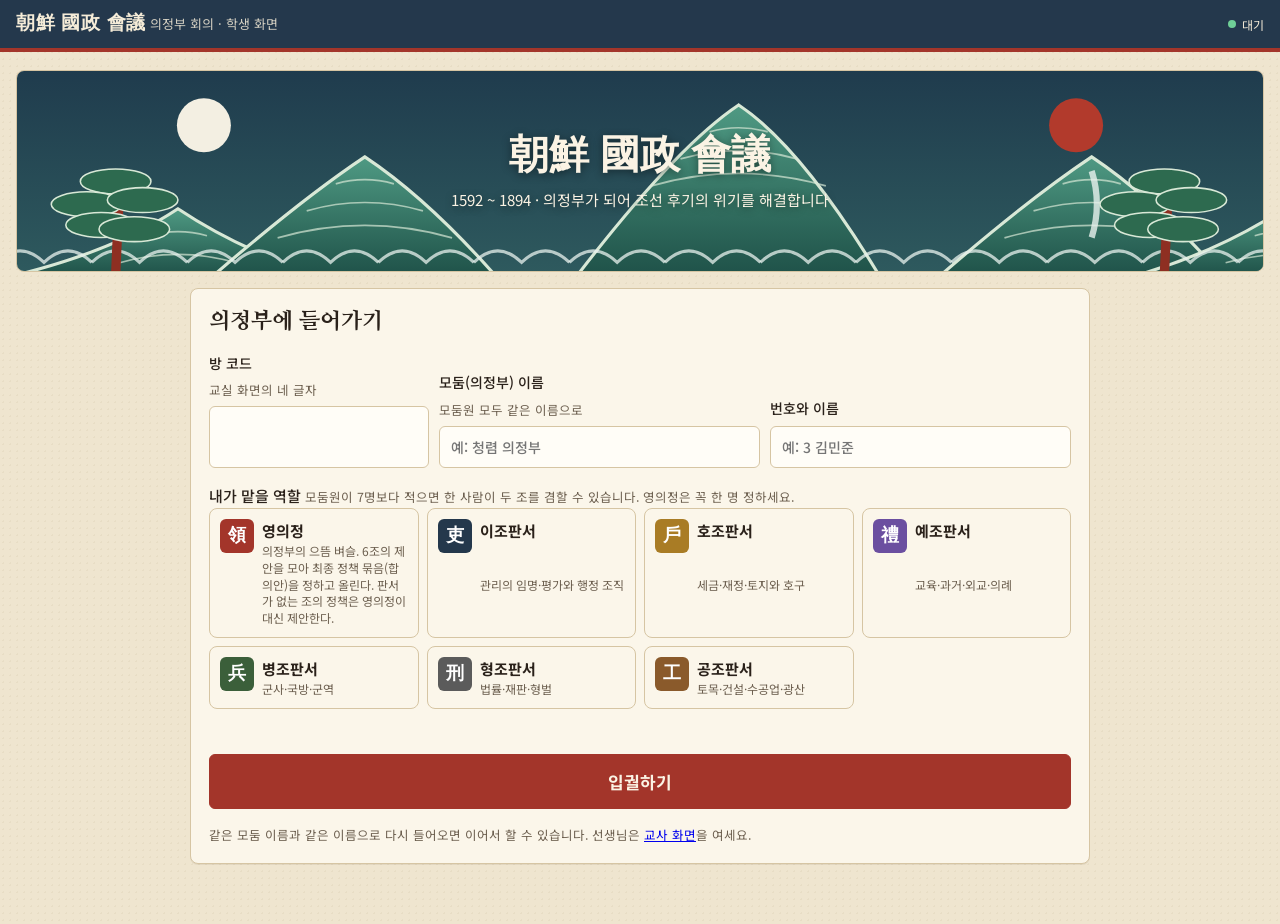
<file: index.html>
<!DOCTYPE html>
<html lang="ko">
<head>
<meta charset="utf-8">
<meta name="viewport" content="width=device-width, initial-scale=1">
<title>조선 국정 회의 · 의정부</title>
<link rel="preconnect" href="https://fonts.googleapis.com">
<link rel="preconnect" href="https://fonts.gstatic.com" crossorigin>
<link href="https://fonts.googleapis.com/css2?family=Nanum+Myeongjo:wght@700;800&family=Noto+Sans+KR:wght@400;500;700&display=swap" rel="stylesheet">
<link rel="icon" href="data:,">
<link rel="stylesheet" href="style.css">
<style>
.play{display:grid; grid-template-columns:1fr 340px; gap:16px; align-items:start}
.side{display:flex; flex-direction:column; gap:14px}
.mykd{max-width:520px}
@media (max-width:980px){ .play{grid-template-columns:1fr} }
</style>
</head>
<body>
<header class="top"><div class="top-in"><div><b>朝鮮 國政 會議</b> <span class="sub">의정부 회의 · 학생 화면</span></div><div class="row"><span class="sub" id="who"></span><button type="button" id="leave" class="btn" style="padding:3px 10px;font-size:12px;display:none">방 나가기</button><span class="conn" id="conn"><i></i> 대기</span></div></div></header>
<main id="app"></main>
<script src="config.js"></script>
<script src="scenarios.js"></script>
<script src="core.js"></script>
<script src="art.js"></script>
<script src="scenes.js"></script>
<script src="anim.js"></script>
<script src="infographic.js"></script>
<script src="common.js"></script>
<script src="exile.js"></script>
<script src="qa.js"></script>
<script src="server/server.gs.js"></script>
<script src="demo.js"></script>
<script>
const KEY='joseon-ui-v3', MIN_WHY=30, MIN_PWHY=15, MIN_REF=40;
const $app=document.getElementById('app');
let L=load(), room=null, ver=0, shown='', editing=false, timer=null, joinRoles=[], firstLoad=true;
function load(){ try{ return JSON.parse(localStorage.getItem(KEY))||{}; }catch(e){ return {}; } }
function save(){ try{ localStorage.setItem(KEY, JSON.stringify(L)); }catch(e){} }
function me(){ return room && room.teams.find(t=>t.id===L.teamId); }
function mine(){ const t=me(); return t && t.members.find(m=>m.id===L.memberId); }
function v(id){ const e=document.getElementById(id); return e?e.value:''; }
function fail(m, id){ const e=document.getElementById(id||'err'); if(e){ e.textContent=m; e.scrollIntoView({block:'center'}); } }
function uHasRole(t, r){ return t.members.some(m=>m.roles.includes(r)); }
function uCanPropose(pid){ const t=me(), m=mine(), d=pid.charAt(0); return m.roles.includes(d) || (m.roles.includes('yeong') && !uHasRole(t,d)); }
function uCanDecide(){ const t=me(), m=mine(); return m.roles.includes('yeong') || !uHasRole(t,'yeong'); }
function props(){ return (room&&room.myProps)||{}; }

/* ---------- 실시간 갱신 ---------- */
function poll(){
  clearTimeout(timer);
  if(!L.code||!L.teamId) return;
  API.state(L.code, ver, L.teamId).then(j=>{
    setConn(true);
    if(!j.ok){ if(j.closed||/찾을 수 없|종료한 방/.test(j.error||'')){ teardown(); const keep={teamName:L.teamName, name:L.name, roles:L.roles, notice:j.closed?'선생님이 방 '+L.code+'을(를) 종료했습니다. 새 방 코드를 받으면 다시 들어오세요.':''}; L=keep; save(); room=null; render(); } return; }
    if(j.same) return;
    if(firstLoad && j.room.phase==='ended'){ firstLoad=false; leaveRoom('지난 방('+L.code+')의 국정 회의는 이미 끝났습니다. 새 방 코드를 입력하세요.'); return; }
    firstLoad=false;
    room=j.room; ver=room.ver;
    if(!me()||!mine()){ L.teamId=null; save(); room=null; render(); return; }
    render();
  }).catch(()=>setConn(false)).finally(()=>{ timer=setTimeout(poll, 2500); });
}
/* 방 나가기: 저장된 방 정보를 지우고 참가 화면으로(모둠 이름·이름·역할은 남겨 둠) */
function leaveRoom(notice){
  teardown(); clearTimeout(timer);
  L={teamName:L.teamName, name:L.name, roles:L.roles, notice:notice||''}; save();
  room=null; ver=0; shown=''; firstLoad=false; render();
}
/* 방 종료·게임 끝: 떠 있는 창(정책 창, 대사헌 문답, 귀양, 돌발)과 소리·마이크를 모두 닫는다 */
function teardown(){
  try{ if(typeof qaClose==='function') qaClose(); }catch(e){}
  ['modal','qa','exile','endov'].forEach(id=>{ const e=document.getElementById(id); if(e) e.remove(); });
  try{ speechSynthesis.cancel(); }catch(e){}
  clearTimeout(typeof exTimer!=='undefined'?exTimer:0);
  editing=false;
}
function endOverlay(){
  const el=document.createElement('div'); el.id='endov'; el.className='ex-bg';
  el.setAttribute('role','dialog'); el.setAttribute('aria-modal','true');
  el.innerHTML=`<div class="ex-box" style="max-width:520px"><div class="ex-head"><span class="ex-stamp">罷朝</span><div><small>선생님이 게임을 끝냈습니다</small><h2>국정 회의 종료</h2></div></div>
    <p style="padding:16px 20px 0;margin:0;font-size:17px;line-height:1.6">더 이상 정책을 고르거나 상신할 수 없습니다. 최종 결과를 확인하고, 성찰을 작성해 제출하세요.</p>
    <div class="row" style="justify-content:center;gap:10px;margin:14px 0 18px"><button class="btn" type="button" data-endok>최종 결과·성찰 쓰기</button><button class="btn primary" type="button" data-endleave>나가기 (새 방 들어가기)</button></div></div>`;
  document.body.appendChild(el);
  el.querySelector('[data-endok]').addEventListener('click',()=>el.remove());
  el.querySelector('[data-endleave]').addEventListener('click',()=>leaveRoom('지난 방('+L.code+')의 국정 회의가 끝났습니다. 새 방 코드를 입력하세요.'));
}
function key(){ const t=me(), m=mine(); return [room.phase, room.turn, room.mySub?1:0, m.final?1:0, editing?1:0, m.roles.join('')].join(':'); }
function render(){
  if(!room){ shown=''; const lv=document.getElementById('leave'); if(lv) lv.style.display='none'; return vJoin(); }
  const t=me(), m=mine();
  document.getElementById('leave').style.display='';
  document.getElementById('who').textContent = t.name+' 의정부 · '+m.name+' ('+m.roles.map(r=>roleById(r).name).join('·')+') · 방 '+room.code;
  const k=key();
  if(k===shown){ liveUpdate(); return; }
  const wasEnded=shown&&shown.split(':')[0]==='ended';
  shown=k;
  if(room.phase==='ended'&&!wasEnded){ teardown(); endOverlay(); }
  ({lobby:vLobby, deciding:vDecide, revealed:vReveal, ended:vEnd})[room.phase]();
  window.scrollTo(0,0);
  if(room.phase==='deciding') surAlert();
}
function liveUpdate(){
  const set=(id,h)=>{ const e=document.getElementById(id); if(e) e.innerHTML=h; };
  if(room.phase!=='revealed') set('live', othersHTML());
  set('mem', membersHTML());
  set('subst', subStatus());
  if(room.phase==='deciding'){ set('pols', polsHTML()); set('plist', propListHTML()); set('pack', packHTML()); updPreview(); set('surbox', surBoxHTML()); surAlert(); }
}
/* 돌발 이벤트: 처음 일어난 순간 팝업, 이후 사건 카드 아래에 대응 상자 */
function curSur(){ return room && room.phase==='deciding' && room.sur && room.sur.id ? surpriseById(room.sur.id) : null; }
function surBoxHTML(){
  const S=curSur(); if(!S) return '';
  const mine=room.mySresp, dec=uCanDecide(), o=mine&&S.options.find(x=>x.id===mine);
  return surpriseCardHTML(S,{pick:dec, chosen:mine, foot:`<p class="small" style="margin:8px 0 0">${o?'<b style="color:var(--jade)">대응 결정: '+esc(o.label)+'</b>'+(dec?' · 결과 공개 전까지 바꿀 수 있습니다.':''):dec?'<b style="color:var(--bad)">영의정이 대응을 고르세요.</b> 고르지 않으면 결과 공개 때 더 큰 피해를 입습니다.':'영의정이 대응을 정합니다. 의견을 말로 전하세요.'}</p>`});
}
function surAlert(){
  const S=curSur(); if(!S) return;
  const k=room.code+':'+room.turn; if(L.surSeen===k) return;
  L.surSeen=k; save();
  openModal(`<div class="mh"><div><small>急報</small><h2>돌발 이벤트!</h2></div><button class="x" data-close aria-label="닫기">✕</button></div>
    <div class="mbody surpop">${surpriseCardHTML(S,{pick:uCanDecide(), chosen:room.mySresp, big:true})}</div><div class="mf"><button class="btn" data-close>닫고 회의 계속하기</button></div>`);
}
function othersHTML(){ return '<div class="teams">'+room.teams.map(t=>teamCard(room,t,{me:t.id===L.teamId})).join('')+'</div>'; }
function subStatus(){ const n=room.teams.filter(t=>t.submitted).length; return `<span class="pill ${n===room.teams.length?'good':'navy'}">결정 상신 ${n}/${room.teams.length} 의정부</span>`; }
function membersHTML(){
  const t=me(), vac=ROLES.filter(r=>r.id!=='yeong'&&!uHasRole(t,r.id));
  return `<div class="stack" style="gap:6px">${t.members.map(m=>`<div class="mrow2 ${m.id===L.memberId?'me':''}">${memberLine(m)}</div>`).join('')}</div>
    ${!uHasRole(t,'yeong')?'<p class="note" style="margin:8px 0 0">영의정이 없습니다. 의정부 결정은 모둠원 누구나 상신할 수 있습니다.</p>':''}
    ${vac.length?`<p class="small muted" style="margin:8px 0 0">판서가 없는 조: ${vac.map(r=>r.dept).join(', ')} → 영의정이 대신 제안합니다.</p>`:''}`;
}
function rolePickHTML(sel, taken){
  return '<div class="rolepick">'+ROLES.map(r=>{ const tk=taken&&taken[r.id]; return `<label class="rp ${tk?'taken':''}"><input type="checkbox" value="${r.id}" data-role ${sel.includes(r.id)?'checked':''} ${tk?'disabled':''}><span><i class="r-${r.id}">${r.icon}</i><b>${r.name}</b><small>${tk?esc(tk)+' 학생이 맡음':esc(r.duty)}</small></span></label>`; }).join('')+'</div>';
}

/* ---------- 참가 ---------- */
function vJoin(){
  document.getElementById('who').textContent='';
  const q=new URLSearchParams(location.search).get('room')||'';
  joinRoles=L.roles||[];
  $app.innerHTML=`<div class="stack">
    <div class="banner">${bannerSVG(200)}<div class="over"><h1>朝鮮 國政 會議</h1><p>${ERA.period} · 의정부가 되어 조선 후기의 위기를 해결합니다</p></div></div>
    ${DEMO?'<div class="note" style="max-width:900px;margin:0 auto;width:100%"><b>체험 모드</b> · 먼저 <a href="host.html?demo=1" target="_blank" rel="noopener">교사 화면</a>을 새 탭에서 열어 방을 만든 뒤, 그 방 코드로 들어오세요. 같은 브라우저 안에서만 동작합니다.</div>':''}
    <form class="card stack" id="join" style="max-width:900px; margin:0 auto; width:100%" novalidate>
      <h2 style="font-size:22px">의정부에 들어가기</h2>
      ${L.notice?`<div class="note">${esc(L.notice)}</div>`:''}
      <div class="row" style="align-items:flex-end">
        <label class="f" for="code" style="flex:0 1 220px">방 코드 <span class="hint">교실 화면의 네 글자</span><input type="text" id="code" value="${esc(L.code||q)}" maxlength="4" autocomplete="off" style="font-size:26px; letter-spacing:.3em; text-transform:uppercase; font-family:var(--display); font-weight:800"></label>
        <label class="f" for="team" style="flex:1 1 200px">모둠(의정부) 이름 <span class="hint">모둠원 모두 같은 이름으로</span><input type="text" id="team" value="${esc(L.teamName||'')}" maxlength="20" placeholder="예: 청렴 의정부" autocomplete="off"></label>
        <label class="f" for="nm" style="flex:1 1 180px">번호와 이름<input type="text" id="nm" value="${esc(L.name||'')}" maxlength="20" placeholder="예: 3 김민준" autocomplete="off"></label></div>
      <div class="f"><b style="font-weight:500">내가 맡을 역할 <span class="hint">모둠원이 7명보다 적으면 한 사람이 두 조를 겸할 수 있습니다. 영의정은 꼭 한 명 정하세요.</span></b>${rolePickHTML(joinRoles)}</div>
      <div class="err" id="err"></div>
      <button class="btn primary big" type="submit">입궐하기</button>
      <p class="hint" style="margin:0">같은 모둠 이름과 같은 이름으로 다시 들어오면 이어서 할 수 있습니다. 선생님은 <a href="host.html">교사 화면</a>을 여세요.</p>
    </form></div>`;
}

/* ---------- 대기실 ---------- */
function vLobby(){
  const t=me(), m=mine(), taken={};
  t.members.forEach(x=>{ if(x.id!==m.id) x.roles.forEach(r=>taken[r]=x.name); });
  $app.innerHTML=`<div class="stack">
    <div class="banner">${bannerSVG(170)}<div class="over"><div class="eyebrow" style="color:#f3d9a0">${ERA.period}</div><h1>${esc(ERA.title)}</h1></div></div>
    <div class="play"><div class="stack">
      <div class="card stack"><div class="row between"><h2 style="font-size:20px">우리가 맡은 나라</h2><span class="pill navy">선생님이 첫 사건을 열 때까지 기다리세요</span></div>
        <p style="margin:0; font-size:16px; line-height:1.8">${esc(ERA.lead)}</p>
        <div class="mykd">${kingdomSVG(t.st)}</div></div>
      <div class="card stack"><h3 style="font-size:18px">회의 방식</h3>
        <ol style="margin:0; padding-left:20px; line-height:1.9">
          <li>사건이 열리면 각 판서는 <b>자기 조의 정책 3개 중 하나</b>를 고릅니다. 고를 때 <b>근거</b>와 <b>비슷한 현대 정책</b>을 씁니다.</li>
          <li>여러 조의 정책이 맞물리면 <b>시너지</b>가 나서 <b>협력 보너스 점수</b>를 받고, 서로 부딪히면 점수를 잃습니다. 🔗 표시를 보고 다른 조와 상의하세요.</li>
          <li>영의정은 6조의 결정을 살피고 근거를 써서 <b>상신</b>합니다. 6조가 모두 정책을 내면 전원 참여 보너스가 있습니다.</li>
          <li>몇 해 뒤에 나타나는 효과와 회의 중 갑자기 일어나는 <b>돌발 이벤트</b>도 있습니다.</li>
          <li>결과가 공개되면 실제 역사에서 시행한 정책과, 우리가 쓴 현대 정책에 대한 해설을 비교합니다.</li></ol></div>
      <div class="card stack"><h3 style="font-size:18px">내 역할 바꾸기 <span class="small muted" style="font-family:var(--body)">첫 사건 전까지</span></h3>
        ${rolePickHTML(m.roles, taken)}<div class="row"><button class="btn jade" data-act="roles">역할 저장</button><span class="small" id="rs"></span></div></div>
    </div>
    <div class="side"><div class="card"><h3 style="font-size:16px;margin-bottom:8px">우리 의정부 · ${esc(t.name)}</h3><div id="mem">${membersHTML()}</div></div><div class="card">${gaugesHTML(t.st)}</div></div></div>
    <div class="card stack"><h3 style="font-size:18px">입궐한 의정부</h3><div id="live">${othersHTML()}</div></div></div>`;
}

/* ---------- 결정 ---------- */
function draft(){
  if(!L.draft || L.draft.turn!==room.turn || L.draft.code!==room.code) L.draft={code:room.code, turn:room.turn, adopt:[], why:''};
  L.draft.adopt=Object.keys(props());   // 각 조가 고른 정책 = 의정부의 결정
  return L.draft;
}
function headHTML(){
  const turn=curTurn(room);
  return `<div class="row between" style="margin-bottom:12px"><div class="steps">${ERA.turns.map((_,i)=>`<i class="${i<room.turn?'d':i===room.turn?'n':''}"></i>`).join('')}</div><span id="subst">${subStatus()}</span></div>
    <div class="card evscene">${eventScene(turn.art, turn.war)}<div><div class="yr">${turn.year}년 · ${esc(turn.reign)} · 사건 ${room.turn+1}/${ERA.turns.length}</div><h2>${esc(turn.title)}</h2><p>${esc(turn.text)}</p>${turn.war?'<p style="margin-top:8px"><span class="pill bad">전쟁 · 쌓아 둔 국방력이 피해를 좌우합니다</span></p>':''}</div></div>
    <div id="surbox" style="margin-top:12px">${surBoxHTML()}</div>`;
}
function polState(pid){ return props()[pid]?'adopt':''; }
function chosenOf(dept){ return Object.keys(props()).find(x=>x.charAt(0)===dept); }
function polsHTML(){
  const turn=curTurn(room), P=props();
  const groups=ROLES.filter(r=>r.id!=='yeong').map(r=>({r, list:turn.policies.filter(p=>p.id.charAt(0)===r.id)})).filter(g=>g.list.length);
  return groups.map(g=>`<div class="dept ${uCanPropose(g.list[0].id)?'mine':''}"><div class="dh"><i class="r-${g.r.id}">${g.r.icon}</i><b>${g.r.dept}</b><span class="small muted">${esc(g.r.duty)}</span>${uCanPropose(g.list[0].id)?'<span class="pill jade">내가 고름</span>':''}${chosenOf(g.r.id)?'':'<span class="pill">아직 고르지 않음</span>'}</div>
    <div class="pols">${g.list.map(p=>policyHTML(turn,p,{state:polState(p.id), by:P[p.id]&&P[p.id].name})).join('')}</div></div>`).join('');
}
function propListHTML(){
  const turn=curTurn(room), P=props(), ids=Object.keys(P);
  if(!ids.length) return '<p class="muted small" style="margin:0">아직 고른 조가 없습니다. 판서는 자기 조의 정책 3개 중 하나를 눌러 고르세요.</p>';
  return ids.map(id=>{ const p=policyOf(turn,id), pr=P[id]; return `<div class="prop"><div class="row between"><b>${esc(p.name)}</b><span class="small muted">${esc(pr.name)} · ${esc(pr.role)}</span></div>
    <p>${esc(pr.why)}</p><p class="small"><b>비슷한 현대 정책</b> ${esc(pr.modern)}</p>${room.phase==='deciding'&&uCanPropose(id)?`<button class="btn qa-btn" type="button" data-qa="${id}">🎙 대사헌의 질문 받기 <span class="small">AI 신하와 음성 문답</span></button>`:''}</div>`; }).join('');
}
function packHTML(){
  const turn=curTurn(room), P=props();
  const rows=ROLES.filter(r=>r.id!=='yeong').map(r=>{ const id=chosenOf(r.id), p=id&&policyOf(turn,id), hint=id?synergyPartners(turn,id):[];
    return `<div class="slot ${id?'on':''}"><i class="r-${r.id}">${r.icon}</i><b>${r.dept}</b><span>${id?esc(p.name):'보류(아직 고르지 않음)'}</span>${id?`<em class="small muted">${esc(P[id].name)}</em>`:''}${hint.length?`<span class="hintsyn" title="이 정책은 이 조들과 손발이 맞으면 시너지가 날 수 있습니다">🔗 ${hint.join('·')}</span>`:''}</div>`; }).join('');
  const n=Object.keys(P).length;
  return `<div class="slots">${rows}</div>
    <div class="small" style="margin-top:6px"><b>${n}/6</b> 조 결정${n===6?' · <b style="color:var(--jade)">6조 전원 참여 보너스 +'+FULL_BONUS+'</b>':''}</div>
    <p class="hint" style="margin:4px 0 0">🔗는 그 정책과 시너지가 날 수 있는 조입니다. 어떤 정책끼리 맞물리는지는 결과 공개 때 드러납니다. 시너지가 나면 <b>협력 보너스 점수</b>를 받고, 서로 부딪히면 점수를 잃습니다.</p>`;
}
function vDecide(){
  const t=me(), turn=curTurn(room);
  if(room.mySub && !editing){
    const s=room.mySub;
    $app.innerHTML=`${headHTML()}<div class="play" style="margin-top:16px"><div class="stack">
      <div class="card stack" style="text-align:center; align-items:center"><span class="stamp pop" style="position:static; transform:rotate(-6deg); font-size:26px; padding:6px 18px">裁可</span>
        <h2 style="font-size:22px">의정부의 결정을 상신했습니다</h2>
        <div class="chips" style="justify-content:center">${s.adopt.map(a=>`<span class="cchip">${esc(policyOf(turn,a.id).name)}</span>`).join('')}</div>
        <p class="small muted" style="margin:0; max-width:60ch">${esc(s.why)}</p><p class="small muted" style="margin:0">상신: ${esc(s.by)} · 판서가 정책을 바꾸면 영의정이 다시 상신해야 합니다.</p>
        ${uCanDecide()?'<button class="btn" data-act="edit">결정 고치기</button>':''}</div>
      <div class="card stack"><h3 style="font-size:17px">우리 의정부의 제안</h3><div id="plist">${propListHTML()}</div></div>
      <div class="card"><h3 style="font-size:17px; margin-bottom:10px">다른 의정부</h3><div id="live">${othersHTML()}</div></div></div>
      <div class="side"><div class="card">${kingdomSVG(t.st)}<div style="margin-top:10px">${gaugesHTML(t.st)}</div></div><div class="card"><h3 style="font-size:16px;margin-bottom:8px">우리 의정부</h3><div id="mem">${membersHTML()}</div></div></div></div>`;
    return;
  }
  const d=draft();
  $app.innerHTML=`${headHTML()}
  <div class="card stack" style="margin-top:14px"><div class="row between"><h3 style="font-size:19px">6조의 정책</h3><span class="small muted">각 조는 정책 3개 중 하나를 고릅니다 · 정책을 누르면 자세히 볼 수 있습니다</span></div>
    <div id="pols">${polsHTML()}</div></div>
  <div class="play" style="margin-top:14px"><div class="stack">
    ${uCanDecide()?`<form class="card stack yeong" id="act" novalidate><h3 style="font-size:19px"><i class="r-yeong rico">領</i> 6조의 결정 · 영의정 상신</h3>
      <div id="pack">${packHTML()}</div>
      <label class="f" for="why">의정부 결정 근거 <span class="hint">6조의 정책이 어떻게 서로 맞물리는지, 무엇을 얻고 무엇을 감수하는지 (${MIN_WHY}자 이상)</span><textarea id="why" maxlength="400">${esc(d.why)}</textarea><span class="hint" id="cnt">${d.why.trim().length}자</span></label>
      <div class="err" id="err"></div><div class="row" style="gap:8px"><button class="btn primary big" type="submit">의정부 결정 상신</button><button class="btn qa-btn" type="button" data-qa="pack">🎙 합의안 문답 <span class="small">대사헌에게 검증받기</span></button></div></form>`
      :`<div class="card stack"><h3 style="font-size:17px">6조의 결정</h3><div id="pack">${packHTML()}</div><p class="small muted" style="margin:0">모든 조가 고르면 영의정이 상신합니다.</p></div>`}
    <div class="card stack"><h3 style="font-size:17px">각 조가 고른 정책과 근거</h3><div id="plist">${propListHTML()}</div></div>
    <div class="card"><h3 style="font-size:17px; margin-bottom:10px">다른 의정부</h3><div id="live">${othersHTML()}</div></div></div>
  <div class="side">
    <div class="card"><h3 style="font-size:16px; margin-bottom:8px">우리 나라</h3>${kingdomSVG(t.st)}<div style="margin-top:10px" id="gg">${gaugesHTML(t.st)}</div>
      </div>
    <div class="card"><h3 style="font-size:16px;margin-bottom:8px">우리 의정부</h3><div id="mem">${membersHTML()}</div></div></div></div>`;
}
function updPreview(){}
function polModal(pid){
  const turn=curTurn(room), p=policyOf(turn,pid), d=deptOf(pid), pr=props()[pid], m=mine();
  const mineProp=pr&&pr.by===m.id, can=uCanPropose(pid)&&(!pr||mineProp), dec=uCanDecide();
  const other=chosenOf(pid.charAt(0)), partners=synergyPartners(turn,pid);
  let body='', foot='';
  if(pr && !mineProp) body=`<div class="sec2"><h4>${esc(pr.name)} 학생(${esc(pr.role)})의 제안</h4><p>${esc(pr.why)}</p><p><b>비슷한 현대 정책</b> ${esc(pr.modern)}</p></div>`;
  if(can){
    body+=`<form class="stack" id="pform" novalidate style="gap:10px">
      <label class="f" for="pwhy">제안 근거 <span class="hint">이 사건에 왜 이 정책이 필요한지, 부작용은 무엇인지 (${MIN_PWHY}자 이상)</span><textarea id="pwhy" maxlength="250" style="min-height:90px">${esc(pr?pr.why:(L.pd&&L.pd[pid]&&L.pd[pid].why)||'')}</textarea></label>
      <label class="f" for="pmod">비슷한 현대 정책 <span class="hint">오늘날의 어떤 정책·제도와 닮았나요? 통합사회에서 배운 개념을 떠올려 보세요</span><input type="text" id="pmod" maxlength="80" value="${esc(pr?pr.modern:(L.pd&&L.pd[pid]&&L.pd[pid].modern)||'')}" placeholder="예: 누진세, 규제 완화, 국민 청원"></label>
      <div class="err" id="perr"></div></form>`;
    if(other&&other!==pid) body=`<p class="note" style="margin:0 0 8px">지금 ${esc(d.dept)}는 「${esc(policyOf(turn,other).name)}」을(를) 골랐습니다. 이 정책으로 정하면 바뀝니다.</p>`+body;
    foot=(mineProp?'<button class="btn" data-unprop="'+pid+'">선택 취소(보류)</button>':'<button class="btn" data-close>닫기</button>')+`<button class="btn primary" data-prop="${pid}">${mineProp?'근거 고치기':'우리 조 정책으로 정하기'}</button>`;
  } else {
    if(!pr) body+=`<p class="note" style="margin:0">${esc(josa(d.name,'이가'))+' 고르는 정책입니다.'+(uHasRole(me(),d.id)?' 의견이 있으면 말로 전하세요.':' 판서가 없으면 영의정이 대신 고릅니다.')}</p>`;
    foot='<button class="btn" data-close>닫기</button>';
  }
  if(dec && pr && !mineProp) foot=`<button class="btn" data-unprop="${pid}" style="margin-right:auto">다시 생각해 보라고 돌려보내기</button>`+foot;
  openModal(`<div class="mh"><div><small><i class="dico r-${d.id}">${d.icon}</i> ${esc(d.dept)} 정책</small><h2>${esc(p.name)}</h2></div><button class="x" data-close aria-label="닫기">✕</button></div>
    <div class="mbody"><div class="sec2"><h4>어떤 정책인가요</h4><p>${esc(p.desc)}</p></div>
      ${partners.length?`<div class="sec2"><h4>🔗 시너지 가능성</h4><p>이 정책은 <b>${partners.map(esc).join('·')}</b>의 정책과 손발이 맞으면 시너지가 날 수 있습니다. 해당 조의 판서와 상의해 보세요.</p></div>`:''}
      ${body}</div><div class="mf">${foot}</div>`);
}

/* ---------- 결과 공개 ---------- */
function vReveal(){
  const t=me(), turn=curTurn(room), l=t.log.find(x=>x.t===room.turn);
  const prev=prevStats(t), r=rankOf(room,t.id);
  const notes = l ? l.notes.map((n,i)=>`<div class="note ${n.type}" data-at="${3000+i*350}">${n.type==='later'?'뒤늦게 나타난 효과: ':n.type==='combo'?'🔗 시너지 ':n.type==='clash'?'⚡ 충돌 ':''}${esc(n.text)}</div>`).join('') : '';
  const at=3400+(l?l.notes.length:0)*350;
  const mods = l&&l.adopt.length ? `<div class="card stack"><h3 style="font-size:18px">우리가 시행한 정책과 현대 정책</h3><p class="small muted" style="margin:0">왼쪽은 우리 의정부가 쓴 비슷한 현대 정책, 오른쪽은 해설입니다. 같은 점과 다른 점을 찾아보세요.</p>
    ${l.adopt.map((a,i)=>modernHTML(turn,a,{at:at+i*300})).join('')}</div>` : '';
  const tRank=at+300*(l?l.adopt.length:0)+600, tDist=tRank+3600, tReal=tDist+1500;
  const released=l && releasedTeams(room, room.turn).some(x=>x.id===t.id);
  const rec = l ? (l.adopt.length ? `${turn.year}년(${esc(turn.reign)}), 「${esc(turn.title)}」에 대하여 ${esc(t.name)} 의정부는 <b>${l.adopt.map(a=>esc(policyOf(turn,a.id).name)).join(', ')}</b>을(를) 함께 시행하였다.`
    : `${turn.year}년, 「${esc(turn.title)}」에 대하여 ${esc(t.name)} 의정부는 끝내 <b>아무 정책도 내지 못하였다</b>.`) : '';
  $app.innerHTML=`<div class="stack" id="rv"><button class="skip" data-act="skip">건너뛰기 ▶▶</button>
    <div class="card stack"><div class="row between"><div class="eyebrow">${turn.year}년 실록</div><span class="pill navy" data-at="${tRank}">현재 ${r}위 · ${t.score}점</span></div>
      ${l?`<div class="rec" data-at="0" data-fx="type">${rec}</div>
      <div class="deltas">${SKEYS.map((k,i)=>`<div class="dl" data-at="${1700+i*160}" data-fx="count" data-to="${l.delta[k]}"><div class="k">${STATS[k].name}</div><div class="n z">±0</div><div class="small muted num">${Math.round(t.st[k])}</div></div>`).join('')}</div>
      ${notes}${released?`<div class="note combo ex-free" data-at="${tRank}">🎉 귀양에서 풀려났습니다(해배). ${esc(josa(exileWho(t),'이가'))} 조정으로 돌아옵니다!</div>`:''}`:'<p class="muted">이번 사건에는 참여하지 않았습니다.</p>'}</div>
    <div class="play"><div class="card stack"><h3 style="font-size:17px">우리 나라의 변화</h3>
        <div class="kgrid"><div class="kswap" data-at="2300" data-fx="swap"><div class="k-old">${kingdomSVG(prev)}</div><div class="k-new">${kingdomSVG(t.st)}</div></div>
        <div data-at="2300" data-fx="bars">${gaugesFromTo(prev, t.st)}</div></div></div>
      <div class="side"><div class="card"><h3 style="font-size:16px; margin-bottom:10px">순위</h3><div data-at="${tRank}" data-fx="rank">${lbAnimHTML(room,t.id,room.turn)}</div></div></div></div>
    <div class="card stack" data-at="${at}"><h3 style="font-size:18px">6조의 협력 성적</h3>${myBonusHTML(turn, l)}${synergyHTML(room, room.turn, t.id)}</div>
    <div class="card">${infographicHTML(room, room.turn, t.id, {at:tRank+400})}</div>
    ${mods}
    <div class="card stack"><h3 style="font-size:18px">의정부들의 선택과 실제 역사</h3>
      <div data-at="${tDist}" data-fx="chips">${distAnimHTML(room, room.turn, t.id)}</div>
      ${realFlipHTML(turn, l?l.matches:0, tReal, false)}</div>
    <div class="card"><h3 style="font-size:17px; margin-bottom:10px">각 나라의 모습</h3><div id="live">${othersHTML()}</div>
      <p class="small muted" style="margin:10px 0 0">${room.turn+1>=ERA.turns.length?'선생님이 최종 결과를 열면 회의가 마무리됩니다.':'선생님이 다음 사건을 열 때까지 결과를 함께 살펴보세요.'}</p></div></div>`;
  runStages(document.getElementById('rv'));
  clearTimeout(exTimer);
  if(l && t.score<EXILE_LINE) exTimer=setTimeout(()=>{ if(room && room.phase==='revealed' && !exileSeen(room.code, room.turn, t.id)) exileOverlay(room, [t], room.turn); }, tRank+900);
}
let exTimer=0;

/* ---------- 최종 ---------- */
function reportText(){
  const t=me(), m=mine(), R=[];
  R.push('[조선 국정 회의 · 의정부 보고서]'); R.push('방: '+room.code+' / 의정부: '+t.name+' / 이름: '+m.name+' ('+m.roles.map(x=>roleById(x).name).join('·')+')');
  R.push('점수: '+t.score+'점 ('+rankOf(room,t.id)+'위/'+room.teams.length+') / 실제 역사와 같은 정책: '+t.matches+'개');
  R.push('최종 지표: '+SKEYS.map(k=>STATS[k].name+' '+Math.round(t.st[k])).join(', '));
  R.push(''); R.push('■ 사건별 시행 정책');
  t.log.forEach(l=>{ const turn=ERA.turns[l.t]; R.push(l.year+'년 '+turn.title+' | 우리: '+(l.adopt.map(a=>policyOf(turn,a.id).name).join(', ')||'없음')+' | 실제: '+turn.real.ids.map(id=>policyOf(turn,id).name).join(', '));
    l.adopt.forEach(a=>R.push('   · '+policyOf(turn,a.id).name+' ≒ (우리) '+a.modern+' / (해설) '+policyOf(turn,a.id).modern.name)); });
  R.push(''); R.push('■ 성찰'); R.push('1) '+(L.ref&&L.ref.a||'')); R.push('2) '+(L.ref&&L.ref.b||'')); R.push('3) '+(L.ref&&L.ref.c||''));
  return R.join('\n');
}
function vEnd(){
  const t=me(), m=mine(), r=rankOf(room,t.id); L.ref=L.ref||{a:'',b:'',c:''};
  const cmp=t.log.map(l=>{ const turn=ERA.turns[l.t]; return `<tr><td class="num">${l.year}</td><td>${esc(turn.title)}</td><td>${l.adopt.map(a=>`<span class="${turn.real.ids.includes(a.id)?'hit':''}">${esc(policyOf(turn,a.id).name)}</span>`).join(', ')||'<span class="muted">없음</span>'}</td><td>${turn.real.ids.map(id=>esc(policyOf(turn,id).name)).join(', ')}</td><td class="num">${l.matches}</td></tr>`; }).join('');
  const mods=t.log.flatMap(l=>l.adopt.filter(a=>a.by===m.name).map(a=>{ const turn=ERA.turns[l.t], p=policyOf(turn,a.id); return `<tr><td>${esc(p.name)}</td><td>${esc(a.modern)}</td><td>${esc(p.modern.name)}</td></tr>`; })).join('');
  $app.innerHTML=`<div class="stack">
    <div class="banner">${bannerSVG(150)}<div class="over"><div class="eyebrow" style="color:#f3d9a0">${ERA.period} 회의 종료</div><h1>${esc(t.name)} 의정부 · ${r}위 · ${t.score}점</h1></div></div>
    <div class="play"><div class="stack">
      <div class="card stack">${t.lateNotes.length?`<div class="note">후대에 나타난 효과: ${t.lateNotes.map(esc).join(' ')}</div>`:''}
        <div class="mykd">${kingdomSVG(t.st)}</div>
        <h3 style="font-size:16px">우리 의정부의 정책과 실제 역사 (같은 정책 ${t.matches}개)</h3>
        <div class="tw"><table class="t"><thead><tr><th>연도</th><th>사건</th><th>우리 의정부</th><th>실제 역사</th><th>일치</th></tr></thead><tbody>${cmp}</tbody></table></div>
        ${mods?`<h3 style="font-size:16px">내가 제안해 시행된 정책과 현대 정책</h3><div class="tw"><table class="t"><thead><tr><th>조선의 정책</th><th>내가 쓴 현대 정책</th><th>해설</th></tr></thead><tbody>${mods}</tbody></table></div>`:''}</div>
      ${m.final?`<div class="card stack"><h3 style="font-size:18px">제출 완료</h3><p class="small muted" style="margin:0">성찰이 선생님께 제출되었습니다.</p>
        <div class="row"><button class="btn" data-act="copy">보고서 텍스트 복사</button><span class="small" id="copied" role="status"></span></div><textarea class="copybox" id="copybox" readonly hidden>${esc(reportText())}</textarea></div>`
      :`<form class="card stack" id="fin" novalidate><h3 style="font-size:18px">나의 성찰 <span class="small muted" style="font-family:var(--body)">각자 씁니다</span></h3>
        <label class="f" for="r1">1. 내가 맡은 조(영의정은 의정부 전체)의 결정 가운데 가장 중요했던 것은 무엇인가요? 그 결과를 실제 역사와 비교해 보세요. <span class="hint">${MIN_REF}자 이상</span><textarea id="r1">${esc(L.ref.a)}</textarea></label>
        <label class="f" for="r2">2. 우리가 시행한 조선의 정책 하나를 골라, 비슷한 현대 정책과 같은 점과 다른 점을 설명해 보세요. <span class="hint">${MIN_REF}자 이상</span><textarea id="r2">${esc(L.ref.b)}</textarea></label>
        <label class="f" for="r3">3. 의정부 회의에서 의견이 갈렸던 순간은 언제였고, 어떻게 합의했나요? <span class="hint">${MIN_REF}자 이상</span><textarea id="r3">${esc(L.ref.c)}</textarea></label>
        <div class="err" id="err"></div><button class="btn primary big" type="submit">선생님께 제출하기</button></form>`}
    </div>
    <div class="side"><div class="card">${gaugesHTML(t.st)}</div><div class="card"><h3 style="font-size:16px; margin-bottom:10px">최종 순위</h3>${leaderboardHTML(room,t.id)}</div><div class="card"><h3 style="font-size:16px;margin-bottom:8px">우리 의정부</h3><div id="mem">${membersHTML()}</div></div></div></div>
    <div class="card"><h3 style="font-size:17px; margin-bottom:10px">각 나라의 최종 모습</h3><div id="live">${othersHTML()}</div></div></div>`;
}

/* ---------- 이벤트 ---------- */
function rolesChecked(scope){ return Array.from((scope||document).querySelectorAll('input[data-role]:checked')).map(x=>x.value); }
document.addEventListener('submit', e=>{
  e.preventDefault();
  const f=e.target, btn=f.querySelector('button[type=submit]');
  if(f.id==='join'){
    const code=v('code').trim().toUpperCase(), team=v('team').trim(), name=v('nm').trim(), roles=rolesChecked(f);
    if(code.length!==4) return fail('방 코드 네 글자를 입력하세요.');
    if(!team) return fail('모둠 이름을 입력하세요.'); if(!name) return fail('번호와 이름을 입력하세요.');
    if(!roles.length) return fail('맡을 역할을 하나 이상 고르세요.');
    btn.disabled=true;
    API.post({action:'join', code, team, name, roles}).then(j=>{
      if(!j.ok){ btn.disabled=false; return fail(j.error); }
      L={code, teamId:j.teamId, memberId:j.memberId, teamName:team, name, roles}; save(); ver=0; firstLoad=false; poll();
    }).catch(()=>{ btn.disabled=false; fail('서버에 연결하지 못했습니다. 인터넷 연결을 확인하세요.'); });
  }
  if(f.id==='act'){
    const d=L.draft; d.why=v('why'); save();
    if(!Object.keys(props()).length) return fail('정책을 고른 조가 아직 없습니다.');
    if(d.why.trim().length<MIN_WHY) return fail('의정부 결정 근거를 '+MIN_WHY+'자 이상 쓰세요. 지금 '+d.why.trim().length+'자입니다.');
    btn.disabled=true; btn.textContent='상신하는 중…';
    API.post({action:'submit', code:L.code, teamId:L.teamId, memberId:L.memberId, turn:room.turn, why:d.why.trim()}).then(j=>{
      if(!j.ok){ btn.disabled=false; btn.textContent='의정부 결정 상신'; return fail(j.error); }
      editing=false; ver=0; poll();
    }).catch(()=>{ btn.disabled=false; btn.textContent='의정부 결정 상신'; fail('전송하지 못했습니다. 다시 눌러 주세요.'); });
  }
  if(f.id==='fin'){
    L.ref={a:v('r1'),b:v('r2'),c:v('r3')}; save();
    if([L.ref.a,L.ref.b,L.ref.c].some(x=>x.trim().length<MIN_REF)) return fail('세 질문에 각각 '+MIN_REF+'자 이상 답하세요.');
    btn.disabled=true;
    API.post({action:'final', code:L.code, teamId:L.teamId, memberId:L.memberId, ref1:L.ref.a, ref2:L.ref.b, ref3:L.ref.c}).then(j=>{ if(!j.ok){ btn.disabled=false; return fail(j.error); } ver=0; poll(); })
      .catch(()=>{ btn.disabled=false; fail('전송하지 못했습니다. 다시 눌러 주세요.'); });
  }
});
document.addEventListener('input', e=>{
  if(e.target.id==='why' && L.draft){ L.draft.why=e.target.value; save(); const c=document.getElementById('cnt'); if(c) c.textContent=e.target.value.trim().length+'자'; }
  if((e.target.id==='pwhy'||e.target.id==='pmod')){ const pid=document.querySelector('[data-prop]'); if(!pid) return; const k=pid.dataset.prop; L.pd=L.pd||{}; L.pd[k]={why:v('pwhy'), modern:v('pmod')}; save(); }
});
function after(j, errId){ if(!j.ok){ fail(j.error, errId); return false; } ver=0; poll(); return true; }
document.addEventListener('click', e=>{
  const t=e.target.closest('[data-pol],[data-act],[data-prop],[data-unprop],[data-adopt],[data-unadopt],[data-sresp]'); if(!t||t.disabled) return;
  if(t.dataset.pol){ polModal(t.dataset.pol); return; }
  if(t.dataset.sresp){ const ch=t.dataset.sresp; document.querySelectorAll('[data-sresp]').forEach(b=>b.disabled=true);
    API.post({action:'respond', code:L.code, teamId:L.teamId, memberId:L.memberId, choice:ch}).then(j=>{ if(!j.ok){ alert(j.error); document.querySelectorAll('[data-sresp]').forEach(b=>b.disabled=false); return; } room.mySresp=ch; closeModal(); ver=0; poll(); }); return; }
  if(t.dataset.prop){ const pid=t.dataset.prop, why=v('pwhy').trim(), modern=v('pmod').trim();
    if(why.length<MIN_PWHY) return fail('제안 근거를 '+MIN_PWHY+'자 이상 쓰세요.','perr');
    if(modern.length<2) return fail('비슷한 현대 정책을 쓰세요.','perr');
    t.disabled=true; API.post({action:'propose', code:L.code, teamId:L.teamId, memberId:L.memberId, turn:room.turn, pid, why, modern})
      .then(j=>{ t.disabled=false; if(after(j,'perr')){ if(L.pd) delete L.pd[pid]; save(); closeModal(); } }).catch(()=>{ t.disabled=false; fail('전송하지 못했습니다.','perr'); }); return; }
  if(t.dataset.unprop){ const pid=t.dataset.unprop; t.disabled=true;
    API.post({action:'unpropose', code:L.code, teamId:L.teamId, memberId:L.memberId, turn:room.turn, pid}).then(j=>{ if(after(j,'perr')){ if(L.draft) L.draft.adopt=L.draft.adopt.filter(x=>x!==pid); save(); closeModal(); } else t.disabled=false; }); return; }
  const a=t.dataset.act;
  if(a==='skip'){ const rv=document.getElementById('rv'); if(rv) skipStages(rv); return; }
  if(a==='edit'){ t.disabled=true; API.post({action:'retract', code:L.code, teamId:L.teamId, memberId:L.memberId}).then(j=>{ if(j.ok){ const s=room.mySub; draft(); if(s){ L.draft.adopt=s.adopt.map(x=>x.id); L.draft.why=s.why; save(); } } after(j); }); return; }
  if(a==='roles'){ const roles=rolesChecked(t.closest('.card')), rs=document.getElementById('rs'); t.disabled=true;
    API.post({action:'roles', code:L.code, teamId:L.teamId, memberId:L.memberId, roles}).then(j=>{ t.disabled=false; rs.textContent=j.ok?'저장됨':j.error; if(j.ok){ L.roles=roles; save(); ver=0; poll(); } }).catch(()=>{ t.disabled=false; rs.textContent='저장 실패'; }); return; }
  if(a==='copy'){ const m=document.getElementById('copied'), fb=()=>{ const b=document.getElementById('copybox'); b.hidden=false; b.select(); m.textContent='상자 내용을 직접 복사하세요.'; };
    try{ navigator.clipboard.writeText(reportText()).then(()=>{ m.textContent='복사했습니다.'; }, fb); }catch(err){ fb(); } return; }
});
cdInit(false);
document.getElementById('leave').addEventListener('click',()=>{ if(confirm('이 방에서 나가고 새 방 코드를 입력할까요?')) leaveRoom(''); });
render(); poll();
</script>
</body>
</html>
</file>
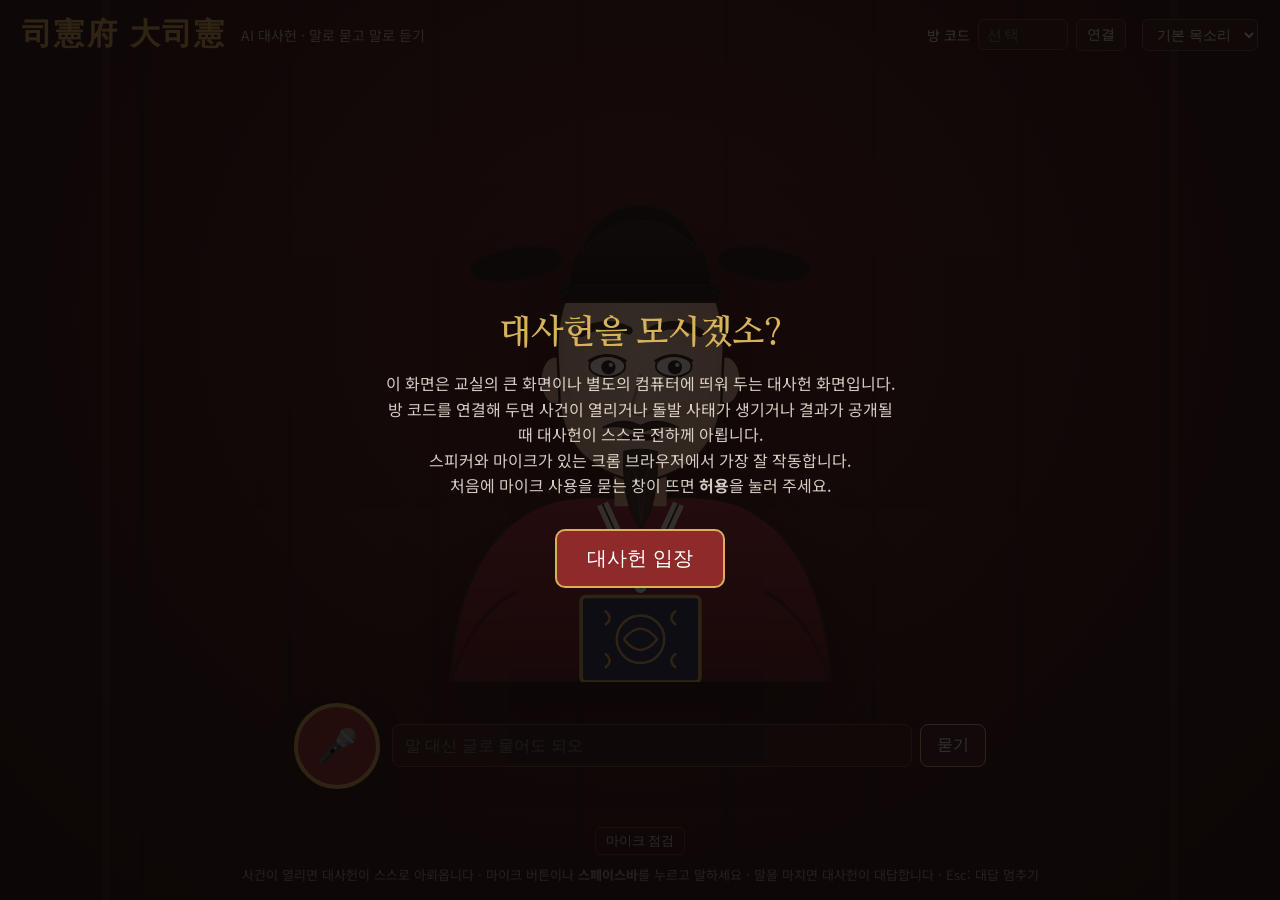
<file: daesaheon.html>
<!doctype html>
<html lang="ko">
<head>
<meta charset="utf-8">
<meta name="viewport" content="width=device-width,initial-scale=1">
<title>사헌부 대사헌 · 조선 국정 회의</title>
<link rel="preconnect" href="https://fonts.googleapis.com">
<link rel="preconnect" href="https://fonts.gstatic.com" crossorigin>
<link href="https://fonts.googleapis.com/css2?family=Nanum+Myeongjo:wght@700;800&family=Noto+Sans+KR:wght@400;500;700&display=swap" rel="stylesheet">
<link rel="icon" href="data:,">
<style>
:root{--ink:#2b2118; --red:#8e2a2a; --gold:#d8b25a; --cream:#f6efe2}
*{box-sizing:border-box}
html,body{margin:0; height:100%; background:#1a1110; color:var(--cream); font-family:'Noto Sans KR',sans-serif; overflow:hidden}
.stage{position:fixed; inset:0; display:grid; grid-template-rows:auto 1fr auto; background:radial-gradient(ellipse at 50% 35%, #5b2620 0%, #2a1512 55%, #140c0b 100%)}
.stage::before{content:''; position:absolute; inset:0; background:
  linear-gradient(90deg, transparent 0 8%, rgba(216,178,90,.08) 8% 8.6%, transparent 8.6% 91.4%, rgba(216,178,90,.08) 91.4% 92%, transparent 92%),
  repeating-linear-gradient(90deg, rgba(0,0,0,.0) 0 140px, rgba(0,0,0,.12) 140px 146px); pointer-events:none}
header{position:relative; display:flex; align-items:center; gap:14px; padding:14px 22px; z-index:2}
header h1{font-family:'Nanum Myeongjo',serif; font-size:clamp(20px,2.4vw,30px); margin:0; color:var(--gold); letter-spacing:.08em}
header .sub{opacity:.75; font-size:14px}
header .sp{flex:1}
.cfg{display:flex; align-items:center; gap:8px; font-size:14px}
.cfg input{width:90px; padding:6px 8px; border-radius:6px; border:1px solid #6b4a3a; background:#2a1a16; color:var(--cream); font-size:15px; letter-spacing:.15em; text-transform:uppercase}
.cfg button,.cfg select{padding:6px 10px; border-radius:6px; border:1px solid #6b4a3a; background:#2a1a16; color:var(--cream); font-size:14px; cursor:pointer}
.room{font-size:13px; opacity:.85}
.mid{position:relative; display:grid; place-items:end center; min-height:0}
#ch{height:min(calc(100vh - 330px), 120vw); min-height:260px; width:auto; max-width:96vw; filter:drop-shadow(0 30px 40px rgba(0,0,0,.55))}
#ch .head{transform-origin:200px 300px; transform-box:view-box}
.idle #ch .head{animation:breathe 4.5s ease-in-out infinite}
@keyframes breathe{50%{transform:translateY(3px) rotate(.4deg)}}
#ch .body{animation:breathe2 4.5s ease-in-out infinite}
@keyframes breathe2{50%{transform:translateY(2px)}}
#eyes{transform-origin:200px 214px; transform-box:view-box; transition:transform .06s}
#eyes.blink{transform:scaleY(.08)}
.listen #brows{transform:translateY(-6px)} #brows{transition:transform .25s}
.listen #ch .head{transform:rotate(-3deg) translateX(-4px); transition:transform .4s}
.think #ch .head{transform:rotate(2deg); transition:transform .4s}
.think #pupils{transform:translate(6px,-5px)} #pupils{transition:transform .3s}
.foot{position:relative; z-index:2; display:flex; flex-direction:column; align-items:center; gap:10px; padding:8px 22px 16px; margin-top:-30px}
.sub-box{background:rgba(20,10,8,.72); border:1px solid rgba(216,178,90,.35); border-radius:14px; padding:10px 22px; min-height:2.2em; max-width:1100px; width:100%; text-align:center; font-family:'Nanum Myeongjo',serif; font-weight:800; font-size:clamp(22px,2.8vw,40px); line-height:1.45; color:#fff; text-shadow:0 2px 10px rgba(0,0,0,.8)}
.sub-box .said{color:var(--gold)} .sub-box:empty{display:none}
.heard{min-height:1.6em; font-size:clamp(16px,1.6vw,22px); opacity:.9}
.heard b{color:#9fd3c7}
.ctrl{display:flex; gap:12px; align-items:center; flex-wrap:wrap; justify-content:center}
.mic{width:86px; height:86px; border-radius:50%; border:4px solid var(--gold); background:var(--red); color:#fff; font-size:34px; cursor:pointer; box-shadow:0 8px 24px rgba(0,0,0,.4)}
.mic.on{background:#c0392b; animation:pulse 1.1s infinite}
@keyframes pulse{0%{box-shadow:0 0 0 0 rgba(216,178,90,.7)} 100%{box-shadow:0 0 0 26px rgba(216,178,90,0)}}
.mic:disabled{opacity:.5; cursor:default}
.txt{display:flex; gap:8px}
.txt input{width:min(46vw,520px); padding:10px 12px; border-radius:8px; border:1px solid #6b4a3a; background:#2a1a16; color:var(--cream); font-size:16px}
.txt button{padding:10px 16px; border-radius:8px; border:1px solid var(--gold); background:#3a2420; color:var(--cream); font-size:16px; cursor:pointer}
.status{font-size:14px; opacity:.8; min-height:1.3em}
.hint{font-size:13px; opacity:.6}
.dots i{display:inline-block; width:10px; height:10px; margin:0 4px; border-radius:50%; background:var(--gold); animation:dot 1s infinite}
.dots i:nth-child(2){animation-delay:.15s}.dots i:nth-child(3){animation-delay:.3s}
@keyframes dot{50%{opacity:.2; transform:translateY(-6px)}}
.gate{position:fixed; inset:0; z-index:9; display:grid; place-items:center; background:rgba(10,6,6,.82)}
.gate div{text-align:center; max-width:560px; padding:20px}
.gate h2{font-family:'Nanum Myeongjo',serif; color:var(--gold); font-size:34px; margin:0 0 10px}
.gate p{opacity:.85; line-height:1.6}
.gate button{margin-top:14px; padding:14px 30px; font-size:20px; border-radius:10px; border:2px solid var(--gold); background:var(--red); color:#fff; cursor:pointer}
header{flex-wrap:wrap} header h1,header .sub,.cfg label{white-space:nowrap}
@media (max-width:700px){header .sub,.hint{display:none} header .sp{display:none} .txt input{width:52vw}}
@media (prefers-reduced-motion: reduce){.idle #ch .head,#ch .body{animation:none}}
</style>
</head>
<body>
<div class="stage idle" id="stage">
  <header><h1>司憲府 大司憲</h1><span class="sub">AI 대사헌 · 말로 묻고 말로 듣기</span><span class="sp"></span>
    <div class="cfg"><label for="code">방 코드</label><input id="code" maxlength="6" placeholder="선택"><button id="link" type="button">연결</button><span class="room" id="room"></span>
      <select id="voice" aria-label="목소리"></select></div></header>
  <div class="mid" id="mid"></div>
  <div class="foot">
    <div class="heard" id="heard" aria-live="polite"></div>
    <div class="sub-box" id="sub" aria-live="polite"></div>
    <div class="ctrl"><button class="mic" id="mic" type="button" aria-label="말하기">🎤</button>
      <form class="txt" id="tf"><input id="tq" placeholder="말 대신 글로 물어도 되오" maxlength="300"><button type="submit">묻기</button></form></div>
    <div class="status" id="st"></div>
    <button type="button" id="mtest" style="background:none;border:1px solid #6b4a3a;color:var(--cream);border-radius:6px;padding:4px 10px;font-size:13px;cursor:pointer;opacity:.8">마이크 점검</button>
    <div class="hint">사건이 열리면 대사헌이 스스로 아뢰옵니다 · 마이크 버튼이나 <b>스페이스바</b>를 누르고 말하세요 · 말을 마치면 대사헌이 대답합니다 · Esc: 대답 멈추기</div>
  </div>
</div>
<div class="gate" id="gate"><div><h2>대사헌을 모시겠소?</h2><p>이 화면은 교실의 큰 화면이나 별도의 컴퓨터에 띄워 두는 대사헌 화면입니다.<br>방 코드를 연결해 두면 사건이 열리거나 돌발 사태가 생기거나 결과가 공개될 때 대사헌이 스스로 전하께 아룁니다.<br>스피커와 마이크가 있는 크롬 브라우저에서 가장 잘 작동합니다.<br>처음에 마이크 사용을 묻는 창이 뜨면 <b>허용</b>을 눌러 주세요.</p><button id="go" type="button">대사헌 입장</button></div></div>
<script src="scenarios.js"></script>
<script>
/* ---------- 대사헌 그림 ---------- */
function charSVG(){
  const INK='#2b2118';
  return `<svg id="ch" viewBox="0 0 400 480" role="img" aria-label="사헌부 대사헌">
  <defs>
    <linearGradient id="robe" x1="0" y1="0" x2="0" y2="1"><stop offset="0" stop-color="#9b2d34"/><stop offset="1" stop-color="#5e1a20"/></linearGradient>
    <radialGradient id="skin" cx=".5" cy=".42" r=".6"><stop offset="0" stop-color="#f6dcc0"/><stop offset="1" stop-color="#e2b893"/></radialGradient>
    <linearGradient id="hat" x1="0" y1="0" x2="0" y2="1"><stop offset="0" stop-color="#2c2622"/><stop offset="1" stop-color="#14110f"/></linearGradient>
  </defs>
  <g class="body">
    <path d="M40 480 Q46 360 120 330 Q160 318 200 330 Q240 318 280 330 Q354 360 360 480Z" fill="url(#robe)" stroke="${INK}" stroke-width="2"/>
    <path d="M168 330 L200 400 L232 330" fill="none" stroke="#f3e6cf" stroke-width="10" stroke-linejoin="round"/>
    <path d="M168 330 L200 400 L232 330" fill="none" stroke="${INK}" stroke-width="1.5"/>
    <rect x="150" y="408" width="100" height="72" rx="4" fill="#24365a" stroke="#d8b25a" stroke-width="3"/>
    <g stroke="#d8b25a" stroke-width="2" fill="none"><circle cx="200" cy="444" r="20"/><path d="M186 444 q14 -18 28 0 q-14 18 -28 0"/><path d="M170 420 q8 6 0 12 M230 420 q-8 6 0 12 M170 468 q8 -6 0 -12 M230 468 q-8 -6 0 -12"/></g>
    <path d="M40 480 Q60 420 96 404" fill="none" stroke="#4a1418" stroke-width="3"/><path d="M360 480 Q340 420 304 404" fill="none" stroke="#4a1418" stroke-width="3"/>
  </g>
  <g class="head" id="head">
    <rect x="178" y="288" width="44" height="44" fill="#e2b893"/>
    <ellipse cx="128" cy="226" rx="12" ry="20" fill="#e8c09c" stroke="${INK}" stroke-width="1.5"/>
    <ellipse cx="272" cy="226" rx="12" ry="20" fill="#e8c09c" stroke="${INK}" stroke-width="1.5"/>
    <path d="M130 200 Q130 120 200 118 Q270 120 270 200 L268 246 Q262 300 200 312 Q138 300 132 246Z" fill="url(#skin)" stroke="${INK}" stroke-width="2"/>
    <g id="brows"><path d="M150 186 Q170 174 190 184" stroke="#3a2c22" stroke-width="7" stroke-linecap="round" fill="none"/><path d="M210 184 Q230 174 250 186" stroke="#3a2c22" stroke-width="7" stroke-linecap="round" fill="none"/></g>
    <g id="eyes">
      <ellipse cx="172" cy="214" rx="15" ry="9" fill="#fff" stroke="${INK}" stroke-width="1.6"/>
      <ellipse cx="228" cy="214" rx="15" ry="9" fill="#fff" stroke="${INK}" stroke-width="1.6"/>
      <g id="pupils"><circle cx="173" cy="215" r="6" fill="#2a1d14"/><circle cx="229" cy="215" r="6" fill="#2a1d14"/><circle cx="175" cy="213" r="1.8" fill="#fff"/><circle cx="231" cy="213" r="1.8" fill="#fff"/></g>
      <path d="M156 210 Q172 200 188 210" stroke="${INK}" stroke-width="2.4" fill="none"/><path d="M212 210 Q228 200 244 210" stroke="${INK}" stroke-width="2.4" fill="none"/>
    </g>
    <path d="M200 222 Q194 246 190 252 Q200 258 210 252" stroke="#b98c68" stroke-width="2.4" fill="none" stroke-linecap="round"/>
    <ellipse cx="160" cy="250" rx="14" ry="7" fill="#e79a86" opacity=".35"/><ellipse cx="240" cy="250" rx="14" ry="7" fill="#e79a86" opacity=".35"/>
    <g id="mouthG">
      <ellipse id="mouth" cx="200" cy="274" rx="15" ry="2" fill="#5a1f1f" stroke="${INK}" stroke-width="1.6"/>
      <rect id="teeth" x="190" y="271" width="20" height="3" rx="1" fill="#fbf6ea" opacity="0"/>
    </g>
    <path d="M168 266 Q184 256 200 264 Q216 256 232 266 Q218 262 200 270 Q182 262 168 266Z" fill="#3a2c22" stroke="${INK}" stroke-width="1"/>
    <g id="beard"><path d="M186 286 Q200 282 214 286 Q216 330 200 352 Q184 330 186 286Z" fill="#3a2c22" stroke="${INK}" stroke-width="1"/>
      <path d="M194 300 Q200 330 200 346 M206 300 Q202 330 200 346" stroke="#5a4636" stroke-width="1.2" fill="none"/></g>
    <g>
      <path d="M140 150 Q140 92 200 86 Q260 92 260 150 Z" fill="url(#hat)" stroke="${INK}" stroke-width="2"/>
      <path d="M150 118 Q200 64 250 118 Q240 82 200 78 Q160 82 150 118Z" fill="#1d1916" stroke="${INK}" stroke-width="1.5"/>
      <rect x="132" y="146" width="136" height="14" rx="5" fill="#1d1916" stroke="${INK}" stroke-width="1.5"/>
      <g class="wing"><ellipse cx="96" cy="128" rx="40" ry="14" fill="#1d1916" stroke="${INK}" stroke-width="1.5" transform="rotate(-8 96 128)"/><ellipse cx="304" cy="128" rx="40" ry="14" fill="#1d1916" stroke="${INK}" stroke-width="1.5" transform="rotate(8 304 128)"/></g>
      <path d="M132 156 L140 150 M268 156 L260 150" stroke="${INK}" stroke-width="2"/>
    </g>
  </g>
  </svg>`;
}
document.getElementById('mid').innerHTML = charSVG();

/* ---------- 상태 ---------- */
const $ = id => document.getElementById(id);
const stage = $('stage'), subEl = $('sub'), heard = $('heard'), st = $('st'), mic = $('mic');
const SR = window.SpeechRecognition || window.webkitSpeechRecognition;
const AI_URL = '/api/ai';
let hist = [], speaking = false, busy = false, listening = false, rec = null, code = '', voices = [];
const q0 = new URLSearchParams(location.search); if (q0.get('code')) { code = q0.get('code').toUpperCase(); $('code').value = code; }
function mode(m){ stage.classList.remove('idle', 'listen', 'think', 'talk'); stage.classList.add(m); }

/* ---------- 눈 깜빡임 · 입 모양 ---------- */
const eyes = $('eyes'), mouth = $('mouth'), teeth = $('teeth'), beard = $('beard'), mouthG = $('mouthG');
function blink(){ eyes.classList.add('blink'); setTimeout(() => eyes.classList.remove('blink'), 130); setTimeout(blink, 2200 + Math.random() * 3500); }
setTimeout(blink, 1500);
let open = 0, target = 0, nextSyl = 0, burst = 0;
function frame(t){
  if (speaking) {
    if (t > nextSyl) { target = .25 + Math.random() * .75; nextSyl = t + 80 + Math.random() * 90; if (Math.random() < .12) { target = 0; nextSyl = t + 140; } }
    if (burst > t) target = Math.max(target, .9);
  } else target = 0;
  open += (target - open) * (speaking ? .45 : .25);
  const ry = 2 + open * 13;
  mouth.setAttribute('ry', ry.toFixed(1)); mouth.setAttribute('cy', (274 + open * 6).toFixed(1));
  mouth.setAttribute('rx', (15 - open * 3).toFixed(1));
  teeth.setAttribute('opacity', open > .3 ? .9 : 0); teeth.setAttribute('y', (271 + open * 1).toFixed(1));
  beard.setAttribute('transform', `translate(0 ${(open * 7).toFixed(1)})`);
  requestAnimationFrame(frame);
}
requestAnimationFrame(frame);

/* ---------- 목소리 ---------- */
function loadVoices(){
  voices = (speechSynthesis.getVoices() || []).filter(v => /^ko/i.test(v.lang));
  const sel = $('voice'), keep = sel.value || localStorage.getItem('dsh-voice') || '';
  sel.innerHTML = voices.map(v => `<option value="${v.name}">${v.name.replace(/Microsoft |Google |\(.*?\)/g, '').trim() || v.name}</option>`).join('') || '<option value="">기본 목소리</option>';
  const male = voices.find(v => /InJoon|Hyunsu|남|male|Minsu/i.test(v.name));
  sel.value = voices.some(v => v.name === keep) ? keep : (male ? male.name : (voices[0] ? voices[0].name : ''));
}
if (window.speechSynthesis) { loadVoices(); speechSynthesis.onvoiceschanged = loadVoices; }
$('voice').addEventListener('change', e => { try { localStorage.setItem('dsh-voice', e.target.value); } catch (er) {} });

function sentences(t){ return (t.match(/[^.!?。…]+[.!?。…]*\s*/g) || [t]).map(s => s.trim()).filter(Boolean); }
function say(text, done){
  stopSpeak(true);
  const parts = sentences(text); let i = 0;
  speaking = false; mode('talk');
  subEl.innerHTML = '';
  const show = k => { subEl.innerHTML = parts.map((p, j) => j < k ? `<span class="said">${esc(p)}</span>` : j === k ? `<span>${esc(p)}</span>` : '').join(' '); };
  const next = () => {
    if (i >= parts.length) { speaking = false; mode('idle'); subEl.innerHTML = `<span class="said">${esc(text)}</span>`; if (done) done(); return; }
    show(i);
    if (!window.speechSynthesis) { speaking = true; setTimeout(() => { speaking = false; i++; next(); }, 120 * parts[i].length); return; }
    const u = new SpeechSynthesisUtterance(parts[i]);
    u.lang = 'ko-KR'; u.rate = .95; u.pitch = .7;
    const v = voices.find(x => x.name === $('voice').value); if (v) u.voice = v;
    let fired = false;
    const fin = () => { if (fired) return; fired = true; clearTimeout(say.dog); speaking = false; i++; setTimeout(next, 180); };
    u.onstart = () => { speaking = true; };
    u.onboundary = () => { burst = performance.now() + 90; };
    u.onend = fin;
    u.onerror = e => { if (e.error === 'interrupted' || e.error === 'canceled') { fired = true; clearTimeout(say.dog); speaking = false; return; } fin(); };
    speaking = true;   /* 목소리 엔진이 시작 신호를 늦게 줘도 입은 바로 움직이게 */
    clearTimeout(say.dog); say.dog = setTimeout(fin, Math.max(4000, parts[i].length * 260));   /* 끝 신호가 안 오면 다음 문장으로 */
    speechSynthesis.speak(u);
    /* 크롬은 긴 문장 도중 멈추는 일이 있어 살짝 깨워 줌 */
    clearInterval(say.keep); say.keep = setInterval(() => { if (speechSynthesis.speaking) { speechSynthesis.pause(); speechSynthesis.resume(); } }, 9000);
  };
  next();
}
function stopSpeak(silent){ if (!silent) playing = false; try { speechSynthesis.cancel(); } catch (e) {} clearInterval(say.keep); clearTimeout(say.dog); speaking = false; if (!silent) mode('idle'); }
function esc(s){ return String(s).replace(/[&<>"']/g, c => ({'&':'&amp;','<':'&lt;','>':'&gt;','"':'&quot;',"'":'&#39;'}[c])); }

/* ---------- 묻기 ---------- */
function ask(q){
  q = String(q || '').trim(); if (!q || busy) return;
  playing = false;
  busy = true; mic.disabled = true; mode('think');
  heard.innerHTML = `묻는 말: <b>${esc(q)}</b>`;
  subEl.innerHTML = '<span class="dots"><i></i><i></i><i></i></span>';
  st.textContent = '';
  fetch(AI_URL, { method:'POST', body: JSON.stringify({ mode:'chat', q, code, hist }) }).then(r => r.json()).then(j => {
    busy = false; mic.disabled = false;
    if (!j.ok) { say(j.error || '대답할 수 없소.'); st.textContent = j.detail ? '연결 문제: ' + j.detail : ''; return; }
    hist.push({ role:'me', text:q }, { role:'ai', text:j.say }); hist = hist.slice(-8);
    say(j.say);
  }).catch(() => { busy = false; mic.disabled = false; say('소리가 끊겼소. 다시 말해 주시오.'); });
}
function listen(){
  if (!SR) { st.textContent = '이 브라우저는 음성 인식을 지원하지 않습니다. 크롬을 쓰거나 글로 물어 주세요.'; return; }
  if (listening) { try { rec.stop(); } catch (e) {} return; }
  if (busy) return;
  playing = false; stopSpeak(true);
  rec = new SR(); rec.lang = 'ko-KR'; rec.interimResults = true; rec.continuous = false; rec.maxAlternatives = 1;
  let fin = '', mid = '', gotSound = false;
  rec.onstart = () => { listening = true; mic.classList.add('on'); mode('listen'); heard.innerHTML = '듣고 있소… 말씀하시옵소서'; subEl.innerHTML = ''; st.textContent = '🎙 마이크가 켜졌습니다. 말을 마치면 잠시 뒤 자동으로 대답합니다.'; };
  rec.onsoundstart = () => { gotSound = true; st.textContent = '🎙 소리가 들립니다…'; };
  rec.onresult = ev => { mid = ''; fin = ''; for (let i = 0; i < ev.results.length; i++) { const r = ev.results[i]; if (r.isFinal) fin += r[0].transcript; else mid += r[0].transcript; } heard.innerHTML = `묻는 말: <b>${esc(fin + mid)}</b>`; };
  rec.onerror = ev => {
    const M = { 'not-allowed':'마이크 사용이 막혀 있습니다. 주소창 왼쪽 자물쇠 아이콘 → 마이크 → 허용으로 바꾼 뒤 새로고침하세요.',
      'service-not-allowed':'이 브라우저에서는 음성 인식을 쓸 수 없습니다. 크롬을 쓰세요.',
      'audio-capture':'마이크를 찾지 못했습니다. 마이크가 꽂혀 있는지, 윈도우 소리 설정에서 입력 장치가 맞는지 확인하세요.',
      'network':'음성 인식 서버에 연결하지 못했습니다. 학교 인터넷이 구글 음성 인식을 막고 있을 수 있습니다. 글로 물어 주세요.',
      'no-speech':'아무 말도 들리지 않았소. 마이크 가까이에서 다시 눌러 말해 보시오.', 'aborted':'' };
    st.textContent = ev.error in M ? M[ev.error] : '음성 인식 오류: ' + ev.error;
  };
  rec.onend = () => {
    listening = false; mic.classList.remove('on');
    const said = (fin || mid).trim();   /* 끝까지 '확정'되지 않은 말도 버리지 않는다 */
    if (said) { st.textContent = ''; ask(said); }
    else { if (!busy) mode('idle'); if (!st.textContent || /켜졌|들립/.test(st.textContent)) st.textContent = gotSound ? '소리는 들렸지만 말을 알아듣지 못했소. 또렷하게 다시 말해 보시오.' : '아무 소리도 들리지 않았소. 마이크가 켜져 있는지 확인하시오.'; heard.innerHTML = ''; }
  };
  try { rec.start(); } catch (e) { st.textContent = '마이크를 시작하지 못했습니다: ' + e.message; }
}
mic.addEventListener('click', listen);
/* 마이크 점검: 마이크 권한과 입력 소리 크기를 직접 보여 준다 */
$('mtest').addEventListener('click', async () => {
  if (!navigator.mediaDevices || !navigator.mediaDevices.getUserMedia) { st.textContent = '이 브라우저는 마이크를 쓸 수 없습니다.'; return; }
  try {
    const ms = await navigator.mediaDevices.getUserMedia({ audio: true });
    const ac = new (window.AudioContext || window.webkitAudioContext)(), an = ac.createAnalyser(); ac.createMediaStreamSource(ms).connect(an);
    const buf = new Uint8Array(an.fftSize); let peak = 0; const t0 = performance.now();
    const dev = ms.getAudioTracks()[0].label || '기본 마이크';
    const tick = () => { an.getByteTimeDomainData(buf); let m = 0; for (const v of buf) m = Math.max(m, Math.abs(v - 128)); peak = Math.max(peak, m);
      st.textContent = `🎙 ${dev} · 지금 소리 크기 ${'▮'.repeat(Math.min(20, Math.round(m / 4)))}${'▯'.repeat(Math.max(0, 20 - Math.round(m / 4)))} (3초 동안 말해 보세요)`;
      if (performance.now() - t0 < 3000) requestAnimationFrame(tick);
      else { ms.getTracks().forEach(t => t.stop()); ac.close(); st.textContent = peak > 12 ? `✅ 마이크 정상 (${dev}). 스페이스바를 누르고 말하면 됩니다.${SR ? '' : ' 단, 이 브라우저는 음성 인식이 없어 크롬이 필요합니다.'}` : `⚠️ 소리가 거의 들어오지 않습니다 (${dev}). 다른 마이크를 고르거나 윈도우 소리 설정의 입력 장치를 확인하세요.`; } };
    tick();
  } catch (e) { st.textContent = e.name === 'NotAllowedError' ? '마이크 사용이 막혀 있습니다. 주소창 왼쪽 자물쇠 아이콘 → 마이크 → 허용 후 새로고침하세요.' : e.name === 'NotFoundError' ? '연결된 마이크가 없습니다.' : '마이크 오류: ' + e.message; }
});
$('tf').addEventListener('submit', e => { e.preventDefault(); const v = $('tq').value; $('tq').value = ''; ask(v); });
document.addEventListener('keydown', e => {
  if (e.target.tagName === 'INPUT' || e.target.tagName === 'SELECT') return;
  if (e.code === 'Space') { e.preventDefault(); if (document.activeElement && document.activeElement.blur) document.activeElement.blur(); if (!e.repeat) listen(); }
  if (e.key === 'Escape') { stopSpeak(); subEl.innerHTML = ''; }
});

/* ---------- 방 연결 · 어전 보고 ---------- */
let entered = false, prev = null, polling = 0, queue = [], playing = false;
function phaseText(R){ return { lobby:'입장 중', deciding:'논의 중', revealed:'결과 공개', ended:'게임 끝' }[R.phase] || R.phase; }
function linkRoom(){
  code = $('code').value.trim().toUpperCase();
  prev = null;
  if (!code) { $('room').textContent = ''; return; }
  const u = new URL(location.href); u.searchParams.set('code', code); history.replaceState(null, '', u);
  poll(true);
}
function poll(first){
  if (!code) return;
  fetch('/api/game?action=state&code=' + encodeURIComponent(code) + '&_=' + Date.now(), { cache:'no-store' }).then(r => r.json()).then(j => {
    if (!j.ok) { $('room').textContent = j.closed ? '종료된 방' : '방을 찾을 수 없음'; if (j.closed && prev && !prev.closed) { prev.closed = true; enqueue('closed'); } return; }
    const R = j.room;
    $('room').textContent = `연결됨 · ${R.code} · 사건 ${Math.min(R.turn + 1, R.total)}/${R.total} · ${phaseText(R)} · 의정부 ${R.teams.length}곳`;
    const now = { phase: R.phase, turn: R.turn, sur: R.sur && R.sur.id ? R.sur.id + '@' + R.sur.at : '' };
    if (prev && entered) {
      if (now.phase === 'deciding' && (prev.phase !== 'deciding' || prev.turn !== now.turn)) enqueue('event', R);
      else if (now.phase === 'deciding' && now.sur && now.sur !== prev.sur) enqueue('surprise', R);
      if (now.phase === 'revealed' && prev.phase !== 'revealed') enqueue('reveal', R, 5500);
      if (now.phase === 'ended' && prev.phase !== 'ended') enqueue('end', R, 2000);
    }
    prev = now; window.__room = R;
  }).catch(() => { $('room').textContent = '연결 끊김 · 다시 시도 중'; });
}
$('link').addEventListener('click', () => { linkRoom(); $('link').blur(); }); $('code').addEventListener('keydown', e => { if (e.key === 'Enter') { linkRoom(); $('code').blur(); } });
if (code) linkRoom();
setInterval(() => { if (code) poll(); }, 2500);

/* 보고할 말을 미리 받아 두고, 대사헌이 한가해지면 아뢴다 */
function fallbackText(kind, R){
  const t = ERA.turns[Math.min(R ? R.turn : 0, ERA.turns.length - 1)];
  const rank = R ? R.teams.slice().sort((a, b) => b.score - a.score) : [];
  if (kind === 'event') return `전하, 아뢰옵니다. ${t.year}년 ${t.reign}, ${t.title}의 일이옵니다. ${t.text} 의정부 대신들에게 지혜를 모으라 명하여 주시옵소서.`;
  if (kind === 'surprise') { const s = surpriseById(R.sur.id) || {}; return `전하, 급히 아뢰옵니다. ${s.title || '돌발 사태'}이옵니다. ${s.text || ''}`; }
  if (kind === 'reveal') { const ex = rank.filter(x => x.score < 40).map(x => x.name); return `전하, ${t.title}에 대한 결과를 아뢰옵니다. ${rank[0] ? rank[0].name + ' 의정부가 ' + rank[0].score + '점으로 으뜸이옵니다.' : ''} ${ex.length ? ex.join(', ') + ' 의정부는 귀양길에 오르게 되었사옵니다.' : ''} 실제 역사에서는 이러하였사옵니다. ${t.real.text}`; }
  if (kind === 'end') return `전하, 국정 회의를 모두 마쳤사옵니다. ${rank[0] ? rank[0].name + ' 의정부가 ' + rank[0].score + '점으로 가장 나라를 잘 다스렸사옵니다.' : ''} 모든 대신의 노고를 치하하여 주시옵소서.`;
  if (kind === 'closed') return '전하, 오늘의 조회가 파하였사옵니다. 신 대사헌은 이만 물러가겠사옵니다.';
  return '사헌부 대사헌이옵니다. 사건이 일어나면 곧바로 아뢰고, 전하께서 물으시면 무엇이든 답하겠사옵니다.';
}
function enqueue(kind, R, delay){
  const item = { kind, text: null, ready: false, at: Date.now() + (delay || 0) };
  queue.push(item);
  const body = { mode:'announce', code, kind, turn: R ? R.turn : 0, phase: R ? R.phase : '', sur: R && R.sur ? R.sur.id : '', teams: R ? R.teams.map(t => ({ name: t.name, score: t.score })) : [] };
  const fb = fallbackText(kind, R);
  if (kind === 'closed') { item.text = fb; item.ready = true; return; }
  fetch(AI_URL, { method:'POST', body: JSON.stringify(body) }).then(r => r.json()).then(j => { item.text = j.ok && j.say ? j.say : fb; item.ready = true; })
    .catch(() => { item.text = fb; item.ready = true; });
  if (kind === 'event' || kind === 'surprise') { item.label = kind === 'event' ? '📜 사건 보고' : '⚡ 급보'; } else if (kind === 'reveal') item.label = '📜 결과 보고'; else if (kind === 'end') item.label = '📜 마지막 보고'; else item.label = '';
}
setInterval(() => {
  if (playing || busy || listening || speaking || !queue.length) return;
  const it = queue[0];
  if (!it.ready || Date.now() < it.at) return;
  queue.shift(); playing = true;
  heard.innerHTML = it.label ? `<b>${it.label}</b>` : '';
  if (it.kind === 'event' || it.kind === 'surprise') hist = [];
  hist.push({ role:'ai', text: it.text }); hist = hist.slice(-8);
  say(it.text, () => { playing = false; });
}, 250);

$('go').addEventListener('click', () => {
  $('gate').remove(); entered = true;
  try { speechSynthesis.speak(new SpeechSynthesisUtterance(' ')); } catch (e) {}
  enqueue('enter', window.__room || null);
});
</script>
</body>
</html>
</file>
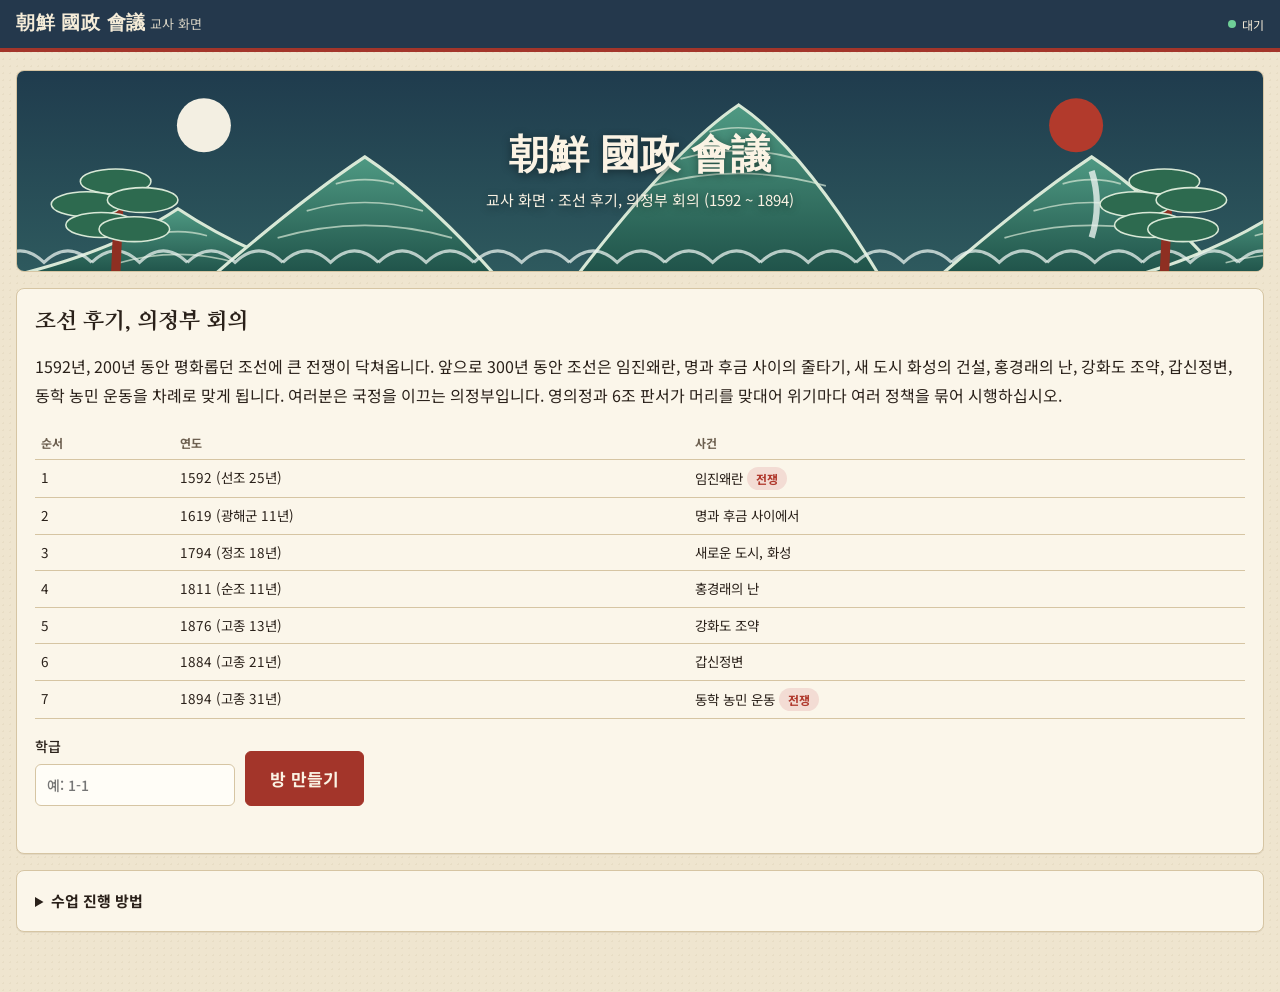
<file: host.html>
<!DOCTYPE html>
<html lang="ko">
<head>
<meta charset="utf-8">
<meta name="viewport" content="width=device-width, initial-scale=1">
<title>조선 국정 회의 · 의정부 · 교사 화면</title>
<link rel="preconnect" href="https://fonts.googleapis.com">
<link rel="preconnect" href="https://fonts.gstatic.com" crossorigin>
<link href="https://fonts.googleapis.com/css2?family=Nanum+Myeongjo:wght@700;800&family=Noto+Sans+KR:wght@400;500;700&display=swap" rel="stylesheet">
<link rel="icon" href="data:,">
<link rel="stylesheet" href="style.css">
<style>
/* 교실 프로젝터용: 큰 글씨, 한 화면에 모든 모둠 */
main{max-width:1500px}
.kings{display:grid; grid-template-columns:repeat(5,1fr); gap:12px}
.king{display:flex; flex-direction:column; gap:6px; text-align:left; cursor:pointer; background:var(--card); border:1.5px solid var(--line); border-radius:8px; padding:14px; border-top:5px solid var(--navy)}
.king:hover{border-color:var(--red)} .king[aria-pressed="true"]{border-color:var(--red); border-top-color:var(--red); box-shadow:0 0 0 3px var(--red-soft)}
.king h3{font-size:24px} .king p{margin:0; font-size:13px; color:var(--muted); line-height:1.5}
.ctrl{position:sticky; top:52px; z-index:4; display:flex; justify-content:space-between; align-items:center; gap:12px; flex-wrap:wrap; background:var(--card); border:1px solid var(--line); border-radius:8px; padding:10px 14px; margin-bottom:14px; box-shadow:0 4px 12px rgba(60,40,10,.08)}
.timer{font-family:var(--display); font-weight:800; font-size:26px; font-variant-numeric:tabular-nums}
.bigev{display:grid; grid-template-columns:260px 1fr; gap:22px; align-items:center; border-left:8px solid var(--red)}
.bigev h2{font-size:38px; margin:4px 0 10px} .bigev p{font-size:20px; line-height:1.75; margin:0; max-width:56ch}
.hpols{display:grid; grid-template-columns:repeat(4,1fr); gap:10px}
.hpols .pol{cursor:default}
.hchoices .ch{cursor:default} .hchoices .ch b{font-size:19px}
.podium{display:grid; grid-template-columns:1fr 1.15fr 1fr; gap:14px; align-items:end}
.pd{background:var(--card); border:1px solid var(--line); border-radius:8px; padding:12px; text-align:center}
.pd .pl{font-family:var(--display); font-size:40px; font-weight:800}
.pd.p1{border:3px solid var(--gold)} .pd.p1 .pl{color:var(--gold)}
.joinbox{display:grid; grid-template-columns:1fr 1fr; gap:16px; align-items:center}

.evgrid{display:grid; grid-template-columns:repeat(auto-fit,minmax(420px,1fr)); gap:12px}
@media (max-width:1000px){ .rv{grid-template-columns:1fr!important} .evgrid{grid-template-columns:1fr} .kings{grid-template-columns:repeat(2,1fr)} .bigev{grid-template-columns:1fr} .hpols{grid-template-columns:repeat(2,1fr)} .podium,.joinbox{grid-template-columns:1fr} }
</style>
</head>
<body>
<header class="top"><div class="top-in"><div><b>朝鮮 國政 會議</b> <span class="sub">교사 화면</span></div><div class="row"><span class="sub" id="who"></span><span class="conn" id="conn"><i></i> 대기</span></div></div></header>
<main id="app"></main>
<script src="config.js"></script>
<script src="scenarios.js"></script>
<script src="core.js"></script>
<script src="art.js"></script>
<script src="scenes.js"></script>
<script src="anim.js"></script>
<script src="infographic.js"></script>
<script src="common.js"></script>
<script src="exile.js"></script>
<script src="server/server.gs.js"></script>
<script src="demo.js"></script>
<script>
const KEY='joseon-host-v3';
const $app=document.getElementById('app');
/* 참관 모드: host.html?watch=방코드 — 교사 화면을 그대로 보되 조작은 못 한다 */
const WATCH=(new URLSearchParams(location.search).get('watch')||'').trim().toUpperCase();
let H=WATCH?{code:WATCH}:load(), room=null, ver=0, shown='', timer=null, tick=null;
function load(){ try{ return JSON.parse(localStorage.getItem(KEY))||{}; }catch(e){ return {}; } }
function save(){ if(WATCH) return; try{ localStorage.setItem(KEY, JSON.stringify(H)); }catch(e){} }
function watchUrl(){ return location.origin + location.pathname + '?watch=' + (room?room.code:''); }
function joinUrl(){ return location.origin + location.pathname.replace(/host\.html$/,''); }
function markClosed(code, yes){ if(!yes) return; (H.past||[]).forEach(p=>{ if(p.code===code) p.closed=true; }); save(); }
function fail(m){ const e=document.getElementById('err'); if(e) e.textContent=m; }

function poll(){
  clearTimeout(timer);
  if(!H.code) return;
  API.state(H.code, ver).then(j=>{ setConn(true);
    if(!j.ok){ if(WATCH){ room=null; shown=''; vWatchGone(j.closed); return; } if(/찾을 수 없|종료한 방/.test(j.error||'')){ markClosed(H.code, j.closed); H={past:H.past||[]}; save(); room=null; render(); } return; }
    if(j.same){ runBots(room); return; } room=j.room; ver=room.ver; render(); runBots(room);
  }).catch(()=>setConn(false)).finally(()=>{ timer=setTimeout(poll, 2000); });
}
function vWatchGone(closed){ $app.innerHTML=`<div class="card stack" style="max-width:640px;margin:40px auto;text-align:center"><h2>👀 참관 모드</h2><p>${closed?'수업자가 이 방을 종료했습니다. 참관해 주셔서 감사합니다.':'방 '+esc(WATCH)+'을(를) 찾을 수 없습니다. 참관 링크의 방 코드를 확인해 주세요.'}</p></div>`; }
function render(){
  if(!room){ shown=''; if(WATCH){ $app.innerHTML='<p class="muted" style="text-align:center;margin:60px">수업 화면에 연결하는 중…</p>'; return; } return vSetup(); }
  document.getElementById('who').textContent = (WATCH?'👀 참관 모드 · ':'')+ERA.title+' · 방 '+room.code+(room.cls?' · '+room.cls:'');
  const k=room.phase+':'+room.turn;
  if(k===shown){ live(); return; }
  shown=k;
  ({lobby:vLobby, deciding:vDecide, revealed:vReveal, ended:vEnd})[room.phase]();
  surHostPop();
}
function live(){
  surHostPop();
  const g=document.getElementById('live'); if(g && room.phase!=='revealed') g.innerHTML=gridHTML();
  const c=document.getElementById('ctl'); if(c) c.innerHTML=ctlHTML();
  const lb=document.getElementById('lb'); if(lb && room.phase!=='revealed') lb.innerHTML=leaderboardHTML(room);
}
function gridHTML(){ return room.teams.length ? '<div class="teams">'+room.teams.map(t=>teamCard(room,t,{members:true})).join('')+'</div>' : '<p class="muted">아직 입궐한 의정부가 없습니다.</p>'; }
function cmd(c, btn){
  if(btn){ btn.disabled=true; }
  API.post({action:'host', code:H.code, hostKey:H.hostKey, cmd:c}).then(j=>{ if(!j.ok){ alertBox(j.error); if(btn) btn.disabled=false; return; } ver=0; poll(); })
    .catch(()=>{ alertBox('서버에 연결하지 못했습니다.'); if(btn) btn.disabled=false; });
}
function alertBox(m){ const e=document.getElementById('hmsg'); if(e){ e.textContent=m; } }
function ctlHTML(){
  if(WATCH){ const n=room.teams.filter(t=>t.submitted).length, N=room.teams.length;
    const ph={lobby:'의정부 입장 중', deciding:`사건 ${room.turn+1}/${ERA.turns.length} 논의 중 · 결정 상신 ${n}/${N}`, revealed:`사건 ${room.turn+1}/${ERA.turns.length} 결과 공개`, ended:'국정 회의 종료'}[room.phase];
    return `<div class="row"><span class="pill navy" style="font-size:15px">👀 참관 모드</span><span class="pill" style="font-size:15px">${ph}</span><span class="small muted">수업자 화면과 같은 내용이 실시간으로 보입니다. 조작은 수업자만 할 수 있습니다.</span></div>`; }
  const n=room.teams.filter(t=>t.submitted).length, N=room.teams.length, P=room.teams.reduce((a,t)=>a+t.members.length,0);
  let left='', right='';
  if(room.phase==='lobby'){ left=`<span class="pill navy">의정부 ${N} · 학생 ${P}</span>${DEMO?`<button class="btn" data-act="bots">체험용 가상 의정부 3개 추가</button><a class="btn jade" href="index.html?room=${room.code}${DEMO?'&demo=1':''}" target="_blank" rel="noopener">학생 화면 열기(새 탭)</a>`:''}`; right=`<button class="btn primary big" data-cmd="open" ${N?'':'disabled'}>첫 사건 열기</button>`; }
  if(room.phase==='deciding'){ const sr=room.sur, rn=room.teams.filter(t=>t.responded).length;
    const sx = sr&&sr.id ? `<span class="pill bad" style="font-size:15px">돌발 「${esc(surpriseById(sr.id).title)}」 대응 ${rn}/${N}</span>`
      : `${sr&&sr.pending&&H.autoSur!==false?`<span class="small muted" id="surwait">돌발 이벤트 대기 중</span>`:''}<button class="btn" data-cmd="surprise">돌발 이벤트 일으키기</button>`;
    left=`<span class="small muted">경과 <span id="timer">00:00</span></span><span class="pill ${n===N?'good':'navy'}" style="font-size:15px">결정 상신 ${n}/${N}</span>${sx}`;
    right=`<button class="btn primary big" data-cmd="reveal">${n<N?'결과 공개 ('+(N-n)+'곳 미상신)':'결과 공개'}</button>`; }
  if(room.phase==='revealed'){ const last=room.turn+1>=ERA.turns.length; left=`<span class="pill good" style="font-size:15px">사건 ${room.turn+1}/${ERA.turns.length} 결과</span>`;
    right=`<button class="btn primary big" data-cmd="open">${last?'최종 결과 보기':'다음 사건 열기'}</button>`; }
  if(room.phase==='ended'){ const f=room.teams.reduce((a,t)=>a+t.members.filter(m=>m.final).length,0); left=`<span class="pill navy" style="font-size:15px">성찰 제출 ${f}/${P}명</span>`; right=`<button class="btn" data-act="newroom">새 방 만들기</button>`; }
  const ex = DEMO||room.phase==='lobby' ? '' : `<button class="btn" data-act="export">기록 내려받기(엑셀)</button>`;
  const wch = DEMO ? '' : `<button class="btn" data-act="watchlink" title="외부 참관 선생님에게 보낼 읽기 전용 화면 링크">👀 참관 링크</button>`;
  const dsh = DEMO ? '' : `<a class="btn" href="daesaheon.html?code=${room.code}" target="_blank" rel="noopener" title="별도의 컴퓨터나 창에 띄우는 AI 대사헌 음성 대화 화면">🎙 대사헌 화면</a>`;
  const endb = (room.phase==='deciding'||room.phase==='revealed' ? `<button class="btn" data-act="endask" style="border-color:var(--bad);color:var(--bad)">게임 끝내기</button>` : '')
    + `<button class="btn" data-act="closeask" data-code="${room.code}" data-key="${H.hostKey}" style="border-color:var(--bad);color:var(--bad)">방 종료</button>`;
  return `<div class="row">${left}${ex}${dsh}${wch}<span class="small" id="hmsg" style="color:var(--bad)"></span></div><div class="row">${endb}${right}</div>`;
}
function startTimer(){ clearInterval(tick); tick=setInterval(()=>{ const e=document.getElementById('timer'); if(!e||!room||!room.openedAt) return;
  const sec=Math.max(0,Math.floor((Date.now()-room.openedAt)/1000)); e.textContent=String(Math.floor(sec/60)).padStart(2,'0')+':'+String(sec%60).padStart(2,'0');
  // 돌발 이벤트 자동 발생: 사건을 연 뒤 서버가 정한 시간이 지나면
  if(!WATCH && room.phase==='deciding' && room.sur && room.sur.pending && !surFiring && sec>=room.sur.delay){ surFiring=true; API.post({action:'host', code:H.code, hostKey:H.hostKey, cmd:'surprise'}).then(()=>{ ver=0; poll(); }).finally(()=>{ setTimeout(()=>surFiring=false, 4000); }); }
  }, 500); }
let surFiring=false, surShown='';
function surHostPop(){
  if(room.phase!=='deciding'||!room.sur||!room.sur.id) return;
  const k=room.code+':'+room.turn; if(surShown===k) return; surShown=k;
  const S=surpriseById(room.sur.id);
  openModal(`<div class="mh"><div><small>急報</small><h2>돌발 이벤트!</h2></div><button class="x" data-close aria-label="닫기">✕</button></div><div class="mbody surpop">${surpriseCardHTML(S,{big:true})}</div><div class="mf"><button class="btn primary" data-close>각 나라 영의정은 대응을 정하시오</button></div>`);
  const sb=document.getElementById('hsur'); if(sb) sb.innerHTML=surpriseCardHTML(S);
}

/* ---------- 방 만들기 ---------- */
function vSetup(){
  document.getElementById('who').textContent='';
  $app.innerHTML=`<div class="stack">
    <div class="banner">${bannerSVG(200)}<div class="over"><h1>朝鮮 國政 會議</h1><p>교사 화면 · ${esc(ERA.title)} (${ERA.period})</p></div></div>
    ${DEMO?'<div class="note"><b>체험 모드</b> · 서버 없이 이 브라우저 안에서만 동작합니다. 방을 만든 뒤 <b>가상 의정부 추가</b>를 누르고, <b>학생 화면 열기</b>로 새 탭에서 직접 영의정이 되어 보세요.</div>':''}
    <div class="card stack"><h2 style="font-size:22px">${esc(ERA.title)}</h2><p style="margin:0; font-size:16px; line-height:1.8">${esc(ERA.lead)}</p>
      <div class="tw"><table class="t"><thead><tr><th>순서</th><th>연도</th><th>사건</th></tr></thead><tbody>${ERA.turns.map((t,i)=>`<tr><td class="num">${i+1}</td><td class="num">${t.year} (${esc(t.reign)})</td><td>${esc(t.title)}${t.war?' <span class="pill bad">전쟁</span>':''}</td></tr>`).join('')}</tbody></table></div>
      <div class="row"><label class="f" for="cls" style="flex:0 1 200px">학급<input type="text" id="cls" placeholder="예: 1-1" autocomplete="off"></label>
        <button class="btn primary big" data-act="create" style="align-self:flex-end">방 만들기</button></div>
      <div class="err" id="err"></div></div>
    ${!DEMO&&(H.past||[]).length?`<div class="card stack"><h3 style="font-size:18px">지난 방 기록 <span class="small muted" style="font-family:var(--body)">이 컴퓨터에서 만든 방 · 30일 동안 보관</span></h3>
      <div class="tw"><table class="t"><thead><tr><th>방 코드</th><th>학급</th><th>만든 날</th><th></th></tr></thead><tbody>${H.past.map(p=>`<tr><td class="num"><b>${p.code}</b></td><td>${esc(p.cls||'')}</td><td class="num">${new Date(p.at).toLocaleString('ko-KR')}</td><td><div class="row" style="gap:6px"><button class="btn" data-act="export" data-code="${p.code}" data-key="${p.hostKey}">기록 내려받기(엑셀)</button>${p.closed?'<span class="pill">종료됨</span>':`<button class="btn" data-act="closeask" data-code="${p.code}" data-key="${p.hostKey}" style="border-color:var(--bad);color:var(--bad)">방 종료</button>`}</div></td></tr>`).join('')}</tbody></table></div>
      <span class="small" id="hmsg" style="color:var(--bad)"></span></div>`:''}
    <details class="card"><summary style="cursor:pointer;font-weight:700">수업 진행 방법</summary><ol>
      <li>방을 만들면 네 글자 방 코드가 나옵니다. 교실 화면에 띄워 두세요.</li>
      <li>학생은 각자 기기로 <b>${esc(joinUrl())}</b> 에 들어가 방 코드, 모둠(의정부) 이름, 번호·이름을 쓰고 역할(영의정, 이·호·예·병·형·공조 판서)을 고릅니다. 모둠원이 적으면 한 사람이 두 조를 겸합니다.</li>
      <li><b>첫 사건 열기</b>를 누르면 모든 의정부에 같은 사건이 열립니다. 6조 판서는 각자 자기 조 정책 3개 중 하나를 근거와 <b>비슷한 현대 정책</b>을 적어 고르고, 영의정이 6조의 결정을 상신합니다. 여러 조의 정책이 맞물리면 <b>시너지 보너스</b>, 부딪히면 감점이 있습니다.</li>
      <li><b>결과 공개</b>를 누르면 의정부별 시행 정책, 지표 변화, 현대 정책 해설이 공개됩니다. 토의한 뒤 <b>실제 역사 공개</b>를 누르세요.</li>
      <li>7개 사건이 끝나면 학생마다 성찰을 제출합니다. <b>기록 내려받기(엑셀)</b>를 누르면 <b>기록</b>(의정부별 결정·시너지), <b>제안</b>(학생별 제안·현대 정책), <b>제출</b>(개인 성찰) 시트가 담긴 파일을 받습니다. 기록은 30일 동안 보관되어 이 화면의 '지난 방 기록'에서 다시 받을 수 있습니다.</li></ol></details>
  </div>`;
}

/* ---------- 대기실 ---------- */
function vLobby(){
  $app.innerHTML=`<div class="ctrl" id="ctl">${ctlHTML()}</div><div class="stack">
    <div class="card joinbox"><div><div class="eyebrow">방 코드</div><div class="code">${room.code}</div><p class="muted" style="margin:8px 0 0; font-size:17px">접속 주소 <b style="color:var(--ink)">${esc(joinUrl())}</b></p></div>
      <div><div class="eyebrow">${ERA.period}</div><h2 style="font-size:30px">${esc(ERA.title)}</h2><div class="row" style="margin-top:10px; gap:6px">${ROLES.map(r=>roleTag(r.id)).join('')}</div>
        <p class="small muted" style="margin:8px 0 0">6조 판서가 자기 조의 정책을 하나씩 고르고, 영의정이 상신합니다. 조끼리 손발이 맞으면 시너지 보너스!</p></div></div>
    <div class="card"><h3 style="font-size:20px; margin-bottom:10px">입궐한 의정부</h3><div id="live">${gridHTML()}</div></div></div>`;
}

/* ---------- 결정 중 ---------- */
function stepsHTML(){ return `<div class="row between"><div class="steps">${ERA.turns.map((_,i)=>`<i class="${i<room.turn?'d':i===room.turn?'n':''}"></i>`).join('')}</div><span class="muted">사건 ${room.turn+1}/${ERA.turns.length} · 방 코드 <b style="color:var(--red); letter-spacing:.15em">${room.code}</b></span></div>`; }
function vDecide(){
  const turn=curTurn(room);
  $app.innerHTML=`<div class="ctrl" id="ctl">${ctlHTML()}</div><div class="stack">${stepsHTML()}
    <div class="card evscene">${eventScene(turn.art, turn.war)}<div><div class="yr" style="font-size:18px">${turn.year}년 · ${esc(turn.reign)}</div><h2>${esc(turn.title)}</h2><p>${esc(turn.text)}</p>${turn.war?'<p style="margin-top:10px"><span class="pill bad" style="font-size:15px">전쟁 · 국방력이 피해를 좌우합니다</span></p>':''}</div></div>
    <div id="hsur">${room.sur&&room.sur.id?surpriseCardHTML(surpriseById(room.sur.id)):''}</div>
    <div class="card stack"><h3 style="font-size:20px">6조의 정책 <span class="small muted" style="font-family:var(--body)">각 조가 3개 중 하나씩 · 맞물리면 시너지</span></h3>
      <div class="hpols">${turn.policies.map(p=>policyHTML(turn,p)).join('')}</div></div>
    <div class="card"><h3 style="font-size:20px; margin-bottom:10px">의정부별 논의 현황</h3><div id="live">${gridHTML()}</div></div></div>`;
  startTimer();
}

/* ---------- 결과 공개 ---------- */
function modernAll(turn){
  const by={};
  room.teams.forEach(t=>{ const l=t.log.find(x=>x.t===room.turn); if(l) l.adopt.forEach(a=>{ (by[a.id]=by[a.id]||[]).push({team:t.name, a}); }); });
  const ids=turn.policies.map(p=>p.id).filter(id=>by[id]);
  if(!ids.length) return '';
  return `<div class="card stack"><h3 style="font-size:20px">조선의 정책 ↔ 현대 정책</h3><p class="small muted" style="margin:0">학생들이 쓴 비슷한 현대 정책과 해설을 비교해 보세요.</p>
    ${ids.map(id=>{ const p=policyOf(turn,id); return `<div class="modern"><div class="mh2"><b>${esc(p.name)}</b><span class="small muted">${by[id].length}곳 시행</span></div>
      <div class="mrow"><div class="mine"><span>학생들이 쓴 현대 정책</span>${by[id].map(x=>`<p><b>${esc(x.team)}</b> · ${esc(x.a.modern)} <span class="muted small">(${esc(x.a.by)})</span></p>`).join('')}</div>
      <div class="ref"><span>해설 · ${esc(UNITS[p.modern.u]||'')}</span><b>${esc(p.modern.name)}</b><p>${esc(p.modern.text)}</p></div></div></div>`; }).join('')}</div>`;
}
function vReveal(){
  const turn=curTurn(room);
  const crises=room.teams.map(t=>{ const l=t.log.find(x=>x.t===room.turn); return l?l.notes.filter(n=>n.type==='crisis'||n.type==='combo'||n.type==='clash').map(n=>`<span class="pill ${n.type==='combo'?'good':'bad'}">${esc(t.name)} · ${esc(n.text)}</span>`).join(''):''; }).join('');
  const anyMatch=room.teams.reduce((a,t)=>{ const l=t.log.find(x=>x.t===room.turn); return Math.max(a, l?l.matches:0); },0);
  const surs=room.teams.map(t=>{ const l=t.log.find(x=>x.t===room.turn); return l&&l.sur?{t,l}:null; }).filter(Boolean);
  const surRow = surs.length ? (()=>{ const S=surpriseById(surs[0].l.sur.id); return `<div class="card stack"><h3 style="font-size:20px">돌발 「${esc(S.title)}」 · 나라별 대응</h3><div class="row">${surs.map(({t,l})=>{ const o=S.options.find(x=>x.id===l.sur.resp); return `<span class="pill ${o?'navy':'bad'}" style="font-size:15px">${esc(t.name)} · ${o?esc(o.label):'대응 못 함'}</span>`; }).join('')}</div><p class="small muted" style="margin:0">오늘날과 비교: ${esc(S.modern)}</p></div>`; })() : '';
  $app.innerHTML=`<div class="ctrl" id="ctl">${ctlHTML()}</div><div class="stack" id="rv">
    <div class="card">${infographicHTML(room, room.turn, null, {at:200})}</div>
    ${surRow}
    <div class="card stack"><div class="evscene" style="border:none; grid-template-columns:minmax(0,1fr) minmax(0,1.3fr)">${eventScene(turn.art, turn.war)}<div><div class="yr" style="font-size:17px">${turn.year}년 · ${esc(turn.reign)}</div><h2 style="font-size:32px">${esc(turn.title)} · 의정부들의 선택</h2></div></div>
      <div data-at="3200" data-fx="chips">${distAnimHTML(room, room.turn, null)}</div>
      ${realFlipHTML(turn, anyMatch, null, true)}
      ${crises?`<div class="row">${crises}</div>`:''}
      ${exiledTeams(room, room.turn).length||releasedTeams(room, room.turn).length?`<div class="row">${exiledTeams(room, room.turn).map(t=>`<span class="pill bad" style="font-size:15px">流 ${esc(t.name)} · ${esc(exRo(exilePlace(t, room.turn).name))} 귀양</span>`).join('')}${releasedTeams(room, room.turn).map(t=>`<span class="pill good" style="font-size:15px">🎉 ${esc(t.name)} · 귀양에서 풀려남</span>`).join('')}</div>`:''}</div>
    <div class="card stack" data-at="2600"><h3 style="font-size:20px">이번 사건의 시너지 도감 <span class="small muted" style="font-family:var(--body)">어떤 조의 정책이 맞물렸나?</span></h3>${synergyHTML(room, room.turn, null)}</div>
    ${modernAll(turn)}
    <div style="display:grid; grid-template-columns:1fr 380px; gap:16px; align-items:start" class="rv">
      <div class="card"><h3 style="font-size:20px; margin-bottom:10px">각 나라의 모습</h3><div id="live">${gridHTML()}</div></div>
      <div class="card"><h3 style="font-size:20px; margin-bottom:10px">순위</h3><div data-at="3600" data-fx="rank">${lbAnimHTML(room,null,room.turn)}</div></div></div></div>`;
  runStages(document.getElementById('rv'));
  clearTimeout(exTimer);
  const ex=exiledTeams(room, room.turn);
  if(ex.length) exTimer=setTimeout(()=>{ if(room && room.phase==='revealed' && !exileSeen(room.code, room.turn, 'host')) exileOverlay(room, ex, room.turn, {host:true}); }, 4400);
}
let exTimer=0;

/* ---------- 최종 ---------- */
function vEnd(){
  const list=ranked(room), top=[list[1],list[0],list[2]];
  $app.innerHTML=`<div class="ctrl" id="ctl">${ctlHTML()}</div><div class="stack">
    <div class="banner">${bannerSVG(170)}<div class="over"><div class="eyebrow" style="color:#f3d9a0">${ERA.period} 회의 종료</div><h1>최고의 국정을 펼친 의정부는?</h1></div></div>
    <div class="podium">${top.map((t,i)=>t?`<div class="pd ${i===1?'p1':''}"><div class="pl">${[2,1,3][i]}위</div><h3 style="font-size:24px">${esc(t.name)}</h3><div class="small muted">${t.members.map(m=>esc(m.name)).join(', ')}</div><div class="sc" style="font-family:var(--display);font-size:30px;font-weight:800;color:var(--red)">${t.score}점</div>${kingdomSVG(t.st)}<p class="small" style="margin:6px 0 0">위기 ${t.crises.length} · 실제 역사와 같은 정책 ${t.matches}개</p></div>`:'<div></div>').join('')}</div>
    <div class="card"><h3 style="font-size:20px; margin-bottom:10px">전체 순위</h3><div id="lb">${leaderboardHTML(room)}</div></div>
    <div class="card"><h3 style="font-size:20px; margin-bottom:10px">각 나라의 최종 모습</h3><div id="live">${gridHTML()}</div></div></div>`;
}

/* ---------- 기록 내려받기 ---------- */
function loadXlsx(){ return window.XLSX ? Promise.resolve() : new Promise((ok,no)=>{ const s=document.createElement('script'); s.src='vendor/xlsx.min.js'; s.onload=ok; s.onerror=()=>no(new Error('엑셀 도구를 불러오지 못했습니다.')); document.head.appendChild(s); }); }
function kst(v){ if(typeof v==='string' && /^\d{4}-\d\d-\d\dT/.test(v)) return new Date(v).toLocaleString('ko-KR',{timeZone:'Asia/Seoul'}); return v; }
function exportXlsx(code, key, btn){
  const old=btn.textContent; btn.disabled=true; btn.textContent='내려받는 중…';
  const done=m=>{ btn.disabled=false; btn.textContent=old; if(m) alertBox(m); };
  fetch(serverUrl()+'?action=export&code='+encodeURIComponent(code)+'&hostKey='+encodeURIComponent(key)+'&_='+Date.now(),{cache:'no-store'}).then(r=>r.json()).then(j=>{
    if(!j.ok) return done(j.error);
    return loadXlsx().then(()=>{ const wb=XLSX.utils.book_new();
      Object.keys(j.sheets).forEach(n=>{ const ws=XLSX.utils.aoa_to_sheet(j.sheets[n].map(r=>r.map(kst))); ws['!cols']=j.sheets[n][0].map(()=>({wch:18})); XLSX.utils.book_append_sheet(wb, ws, n); });
      const buf=XLSX.write(wb,{type:'array',bookType:'xlsx'}), url=URL.createObjectURL(new Blob([buf],{type:'application/vnd.openxmlformats-officedocument.spreadsheetml.sheet'}));
      const a=document.createElement('a'); a.href=url; a.download='joseon_'+code+'_records.xlsx'; document.body.appendChild(a); a.click(); a.remove(); setTimeout(()=>URL.revokeObjectURL(url),4000); done(); });
  }).catch(e=>done(e.message||'내려받지 못했습니다.'));
}

/* ---------- 이벤트 ---------- */
document.addEventListener('click', e=>{
  const t=e.target.closest('[data-act],[data-cmd]'); if(!t||t.disabled) return;
  if(WATCH && t.dataset.act!=='flipreal'){ e.preventDefault(); return; }
  if(t.dataset.cmd) return cmd(t.dataset.cmd, t);
  const a=t.dataset.act;
  if(a==='watchlink'){ const u=watchUrl();
    openModal(`<div class="mh"><div><small>외부 참관</small><h2>👀 참관 링크</h2></div><button class="x" data-close aria-label="닫기">✕</button></div>
      <div class="mbody stack"><p>이 링크를 받은 선생님은 지금 교사 화면(의정부 현황, 타이머, 돌발 이벤트, 결과 인포그래픽, 순위)을 실시간으로 볼 수 있습니다. 버튼은 눌리지 않으며, 학생 개인 기록과 엑셀은 볼 수 없습니다.</p>
      <input class="in" id="wurl" readonly value="${esc(u)}" style="font-size:15px" onclick="this.select()">
      <p class="small muted" id="wmsg"></p></div>
      <div class="mf"><button class="btn" data-close>닫기</button><button class="btn primary" type="button" id="wcopy">링크 복사</button></div>`);
    setTimeout(()=>{ const b=document.getElementById('wcopy'); if(b) b.onclick=()=>{ const i=document.getElementById('wurl'); i.select(); (navigator.clipboard?navigator.clipboard.writeText(u):Promise.reject()).then(()=>{ document.getElementById('wmsg').textContent='복사했습니다. 메신저나 화상 회의 채팅에 붙여 넣으세요.'; }).catch(()=>{ try{ document.execCommand('copy'); document.getElementById('wmsg').textContent='복사했습니다.'; }catch(er){ document.getElementById('wmsg').textContent='링크를 길게 눌러 복사하세요.'; } }); }; }, 0);
    return; }
  if(a==='closeask'){ const c=t.dataset.code, k=t.dataset.key, cur=room&&room.code===c;
    openModal(`<div class="mh"><div><small>방 종료</small><h2>방 ${esc(c)}을(를) 종료할까요?</h2></div><button class="x" data-close aria-label="닫기">✕</button></div>
      <div class="mbody"><p>종료하면 이 방에 접속한 학생 화면이 모두 끊기고, 이 방 코드로는 더 이상 들어올 수 없습니다.</p>${cur&&room.phase!=='ended'?'<p class="note">아직 성찰을 제출하지 않은 학생이 있다면 먼저 <b>게임 끝내기</b>로 성찰을 받은 뒤 종료하세요.</p>':''}<p class="small muted">지금까지의 기록은 30일 동안 보관되어 '지난 방 기록'에서 엑셀로 내려받을 수 있습니다. 종료한 방은 다시 열 수 없습니다.</p></div>
      <div class="mf"><button class="btn" data-close>취소</button><button class="btn primary" data-act="closenow" data-code="${esc(c)}" data-key="${esc(k)}">방 종료</button></div>`); return; }
  if(a==='closenow'){ const c=t.dataset.code, k=t.dataset.key; t.disabled=true;
    API.post({action:'host', code:c, hostKey:k, cmd:'close'}).then(j=>{ closeModal(); if(!j.ok){ alertBox(j.error); return; } markClosed(c, true);
      if(H.code===c){ H={past:H.past||[]}; save(); room=null; ver=0; render(); } else { save(); render(); } }).catch(()=>{ closeModal(); alertBox('서버에 연결하지 못했습니다.'); }); return; }
  if(a==='endask'){ const n=room.phase==='revealed'?room.turn+1:room.turn;
    openModal(`<div class="mh"><div><small>게임 끝내기</small><h2>여기서 회의를 마칠까요?</h2></div><button class="x" data-close aria-label="닫기">✕</button></div>
      <div class="mbody"><p>지금까지 <b>${n}개 사건</b>의 결과로 최종 순위를 정하고, 학생 화면은 <b>성찰 쓰기</b>로 넘어갑니다.</p>${room.phase==='deciding'?'<p class="note">지금 열려 있는 사건은 결과 없이 닫힙니다.</p>':''}<p class="small muted">끝낸 뒤에는 다시 이어서 할 수 없습니다. 기록은 그대로 남아 엑셀로 내려받을 수 있습니다.</p></div>
      <div class="mf"><button class="btn" data-close>계속하기</button><button class="btn primary" data-act="endnow">게임 끝내기</button></div>`); return; }
  if(a==='endnow'){ t.disabled=true; closeModal(); return cmd('end'); }
  if(a==='flipreal'){ const fc=t.closest('.flipcard'); FX.flip(fc, false); return; }
  if(a==='create'){ t.disabled=true;
    API.post({action:'create', cls:document.getElementById('cls').value.trim()}).then(j=>{ if(!j.ok){ t.disabled=false; return fail(j.error); } const past=(H.past||[]).filter(x=>x.code!==j.code); past.unshift({code:j.code, hostKey:j.hostKey, cls:document.getElementById('cls').value.trim(), at:Date.now()}); H={code:j.code, hostKey:j.hostKey, past:past.slice(0,20)}; save(); ver=0; poll(); })
      .catch(()=>{ t.disabled=false; fail('서버에 연결하지 못했습니다. config.js의 서버 주소를 확인하세요.'); }); }
  if(a==='bots'){ t.disabled=true; addBots(H.code).then(()=>{ ver=0; poll(); }); return; }
  if(a==='newroom'){ H={past:H.past||[]}; save(); room=null; ver=0; render(); }
  if(a==='export'){ exportXlsx(t.dataset.code||H.code, t.dataset.key||H.hostKey, t); return; }
});
if(WATCH){ const sb=document.querySelector('header.top .sub'); if(sb) sb.textContent='참관 화면'; document.title='참관 · '+document.title; }
render(); poll();

cdInit(true, WATCH);
document.addEventListener('click', e=>{ const b=e.target.closest('[data-tmr]'); if(!b||!room||WATCH) return;
  b.disabled=true; API.post({action:'host', code:H.code, hostKey:H.hostKey, cmd:'timer', op:b.dataset.tmr}).then(j=>{ if(!j.ok) alertBox(j.error); ver=0; poll(); }).finally(()=>{ b.disabled=false; }); });
</script>
</body>
</html>
</file>
<file: style.css>
/* 조선 국정 회의 공통 스타일 — 한지 바탕, 단청 빨강·청록, 먹색 */
:root{
  --paper:#efe5cf; --card:#fbf6ea; --ink:#2a211a; --muted:#6c5f4f; --line:#d6c5a3;
  --red:#a3352a; --red-soft:#f3dcd4; --navy:#24384c; --jade:#2f6b5e; --jade-soft:#dcebe4; --gold:#a97c25; --gold-soft:#f4e6c4;
  --good:#2c7a4c; --bad:#b0392d;
  --display:'Nanum Myeongjo','Batang',serif; --body:'Noto Sans KR','Apple SD Gothic Neo','Malgun Gothic',sans-serif;
  color-scheme:light;
}
*{box-sizing:border-box}
html,body{margin:0}
body{background:var(--paper); color:var(--ink); font-family:var(--body); font-size:15px; line-height:1.6;
  background-image:radial-gradient(rgba(120,90,40,.06) 1px, transparent 1px); background-size:7px 7px}
h1,h2,h3{font-family:var(--display); font-weight:800; margin:0; line-height:1.3; text-wrap:balance}
button,input,textarea,select{font:inherit; color:inherit}
:focus-visible{outline:2px solid var(--red); outline-offset:2px}
.num{font-variant-numeric:tabular-nums}
.top{background:var(--navy); color:#f5ecd8; border-bottom:4px solid var(--red); position:sticky; top:0; z-index:5}
.top-in{max-width:1280px; margin:0 auto; padding:9px 16px; display:flex; justify-content:space-between; align-items:center; gap:10px; flex-wrap:wrap}
.top b{font-family:var(--display); font-size:19px; letter-spacing:.04em}
.top .sub{font-size:13px; opacity:.85}
.conn{font-size:12px; display:inline-flex; align-items:center; gap:6px}
.conn i{width:8px; height:8px; border-radius:50%; background:#6fcf97; display:inline-block}
.conn.off i{background:#e57373}
main{max-width:1280px; margin:0 auto; padding:18px 16px 60px}
.card{background:var(--card); border:1px solid var(--line); border-radius:8px; padding:18px; box-shadow:0 1px 0 rgba(80,60,30,.08)}
.stack{display:flex; flex-direction:column; gap:16px}
.row{display:flex; gap:10px; align-items:center; flex-wrap:wrap}
.between{justify-content:space-between}
.muted{color:var(--muted)} .small{font-size:13px}
.eyebrow{font-size:12px; letter-spacing:.12em; color:var(--red); font-weight:700}
.btn{border:1px solid var(--line); background:var(--card); border-radius:6px; padding:9px 16px; cursor:pointer; font-weight:500}
.btn:hover{border-color:var(--red)}
.btn.primary{background:var(--red); border-color:var(--red); color:#fbf3e4; font-weight:700}
.btn.primary:hover{filter:brightness(1.08)}
.btn.jade{background:var(--jade); border-color:var(--jade); color:#f3efe2; font-weight:700}
.btn.big{padding:13px 24px; font-size:17px}
.btn:disabled{opacity:.45; cursor:not-allowed}
label.f{display:flex; flex-direction:column; gap:6px; font-weight:500; font-size:14px}
input[type=text],textarea{width:100%; border:1px solid var(--line); background:#fffdf7; border-radius:6px; padding:9px 11px}
textarea{min-height:88px; resize:vertical}
.hint{font-size:12.5px; color:var(--muted); font-weight:400}
.err{color:var(--bad); font-size:13px; min-height:1em}
.seal{display:inline-grid; place-items:center; width:30px; height:30px; border-radius:6px; background:var(--red); color:#fbf3e4; font-family:var(--display); font-weight:800; font-size:16px; flex:none}
.pill{display:inline-flex; gap:4px; align-items:center; font-size:12px; font-weight:700; padding:2px 9px; border-radius:99px; background:var(--gold-soft); color:var(--gold); white-space:nowrap}
.pill.good{background:var(--jade-soft); color:var(--good)} .pill.bad{background:var(--red-soft); color:var(--bad)} .pill.navy{background:#dfe5ec; color:var(--navy)}
.banner{border-radius:8px; overflow:hidden; border:1px solid var(--line); position:relative}
.banner .over{position:absolute; inset:0; display:flex; flex-direction:column; justify-content:center; align-items:center; text-align:center; color:#fbf3e4; text-shadow:0 2px 8px rgba(0,0,0,.45); padding:16px}
.banner .over h1{font-size:40px} .banner .over p{margin:6px 0 0; font-size:15px}
svg.kingdom{width:100%; height:auto; display:block; border-radius:6px; border:1px solid var(--line)}
svg.evart{width:100%; height:auto; display:block}

/* gauges */
.gauges{display:flex; flex-direction:column; gap:8px}
.gauge{display:grid; grid-template-columns:30px 1fr; gap:9px; align-items:center}
.gauge .t2{display:flex; justify-content:space-between; align-items:baseline; font-size:13.5px}
.gauge .v{font-weight:700; font-variant-numeric:tabular-nums}
.bar{position:relative; height:11px; background:#e6dabf; border-radius:3px; overflow:hidden}
.bar i{position:absolute; left:0; top:0; bottom:0; background:var(--navy); border-radius:3px; transition:width .6s}
.bar i.lo{background:var(--bad)}
.bar em{position:absolute; top:0; bottom:0; background:repeating-linear-gradient(45deg, var(--gold) 0 3px, transparent 3px 6px)}
.bar .danger{position:absolute; left:20%; top:-2px; bottom:-2px; border-left:1.5px dashed var(--bad); opacity:.6}
.pv{font-size:12px; font-weight:700; margin-left:6px; font-variant-numeric:tabular-nums}
.up{color:var(--good)} .dn{color:var(--bad)} .z{color:var(--muted)}
.minibars{display:grid; grid-template-columns:repeat(6,1fr); gap:4px}
.mb{font-size:10.5px; color:var(--muted); text-align:center; line-height:1.2}
.mb i{display:block; height:26px; background:#e6dabf; border-radius:2px; position:relative; overflow:hidden; margin-bottom:2px}
.mb i s{position:absolute; left:0; right:0; bottom:0; background:var(--navy); transition:height .6s} .mb i s.lo{background:var(--bad)}

/* team cards */
.teams{display:grid; grid-template-columns:repeat(auto-fill,minmax(230px,1fr)); gap:12px}
.tc{background:var(--card); border:1px solid var(--line); border-radius:8px; padding:10px; display:flex; flex-direction:column; gap:7px; position:relative}
.tc.me{border:2px solid var(--red); box-shadow:0 0 0 3px var(--red-soft)}
.tc .nm{display:flex; justify-content:space-between; align-items:baseline; gap:6px}
.tc .nm b{font-family:var(--display); font-size:17px}
.tc .sc{font-family:var(--display); font-weight:800; font-size:22px; color:var(--red)}
.tc .rk{position:absolute; top:-10px; left:-8px; width:28px; height:28px; border-radius:50%; background:var(--navy); color:#fff; display:grid; place-items:center; font-weight:700; font-size:13px; border:2px solid var(--card)}
.tc .rk.r1{background:var(--gold)} .tc .rk.r2{background:#7d8a96} .tc .rk.r3{background:#9a6a3c}
.stamp{position:absolute; top:44px; right:10px; transform:rotate(-12deg); border:3px solid var(--red); color:var(--red); font-family:var(--display); font-weight:800; padding:2px 8px; border-radius:6px; background:rgba(251,246,234,.85); font-size:15px}
.waiting{position:absolute; top:44px; right:10px; font-size:12px; background:rgba(251,246,234,.9); border:1px dashed var(--muted); color:var(--muted); padding:2px 8px; border-radius:6px}

/* event */
.event{display:grid; grid-template-columns:200px 1fr; gap:18px; align-items:center; border-left:6px solid var(--red)}
.event h2{font-size:28px; margin:2px 0 8px}
.event p{margin:0; font-size:16.5px; line-height:1.75; max-width:62ch}
.yr{font-family:var(--display); font-size:15px; color:var(--red); font-weight:800}
.steps{display:flex; gap:4px}
.steps i{width:24px; height:8px; background:var(--line); border-radius:2px}
.steps i.d{background:var(--navy)} .steps i.n{background:var(--red)}
.choices{display:grid; grid-template-columns:repeat(3,1fr); gap:10px}
.ch{display:flex; flex-direction:column; gap:6px; text-align:left; cursor:pointer; background:#fffdf7; border:1.5px solid var(--line); border-radius:8px; padding:12px 14px; position:relative}
.ch:hover{border-color:var(--red)}
.ch[aria-pressed="true"]{border-color:var(--red); background:var(--red-soft); box-shadow:inset 0 -4px 0 var(--red)}
.ch .lt{position:absolute; top:10px; right:12px; font-family:var(--display); font-weight:800; color:var(--line); font-size:22px}
.ch b{font-size:16px; padding-right:24px}
.ch span{font-size:13.5px; color:var(--muted)}
.tags{display:flex; gap:5px; flex-wrap:wrap}
.tag{font-size:12px; font-weight:700; padding:1px 7px; border-radius:4px; background:#efe6d0}
.tag.up{background:var(--jade-soft)} .tag.dn{background:var(--red-soft)}
.sl{display:flex; flex-direction:column; gap:2px}
.sl .h{display:flex; justify-content:space-between; align-items:baseline}
.sl .h b{font-size:14px} .sl .h span{font-weight:700; color:var(--red)}
.sl input[type=range]{width:100%; accent-color:var(--red); height:26px; margin:0; cursor:grab}
.ticks{display:flex; justify-content:space-between; font-size:11px; color:var(--muted)}
.budget{display:flex; height:14px; border-radius:3px; overflow:hidden; border:1px solid var(--line)}
.budget i{display:block; height:100%; transition:width .2s}

/* result */
.rec{font-family:var(--display); font-size:21px; line-height:1.7; border-left:6px solid var(--red); padding-left:16px}
.deltas{display:grid; grid-template-columns:repeat(6,1fr); gap:8px}
.dl{background:#fffdf7; border:1px solid var(--line); border-radius:6px; padding:8px; text-align:center}
.dl .k{font-size:12px; color:var(--muted)} .dl .n{font-size:22px; font-weight:700; font-variant-numeric:tabular-nums}
.note{padding:9px 12px; border-radius:6px; background:var(--gold-soft); font-size:14px}
.note.crisis{background:var(--red-soft); color:var(--bad); font-weight:700}
.note.war{background:#e4e8ee}
.ach{display:inline-flex; align-items:center; gap:8px; padding:7px 14px; border:2px solid var(--gold); border-radius:6px; background:var(--gold-soft); font-family:var(--display); font-weight:800; font-size:16px; color:#6e4f12}
.real{background:var(--jade-soft); border-radius:8px; padding:12px 14px; font-size:14.5px; border-left:5px solid var(--jade)}
.real b{color:var(--jade)}
.dist{display:grid; grid-template-columns:repeat(3,1fr); gap:10px}
.dc{border:1.5px solid var(--line); border-radius:8px; padding:10px; background:#fffdf7}
.dc.real{border-color:var(--jade); background:var(--jade-soft); padding:10px}
.dc h4{margin:0 0 6px; font-size:14.5px} .dc .cnt{font-family:var(--display); font-size:26px; font-weight:800}
.chips{display:flex; flex-wrap:wrap; gap:5px}
.chip{font-size:12.5px; padding:2px 9px; border-radius:99px; background:var(--card); border:1px solid var(--line)}
.chip.me{background:var(--red); color:#fff; border-color:var(--red)}
.chip.ok{background:var(--jade); color:#fff; border-color:var(--jade)}
.lb{display:flex; flex-direction:column; gap:6px}
.lbr{display:grid; grid-template-columns:30px 120px 1fr 48px; gap:10px; align-items:center; font-size:14px}
.lbr .bb{height:16px; background:#e6dabf; border-radius:3px; overflow:hidden}
.lbr .bb i{display:block; height:100%; background:var(--navy); transition:width .8s}
.lbr.me .bb i{background:var(--red)} .lbr.me b{color:var(--red)}
.lbr .s{font-family:var(--display); font-weight:800; text-align:right}
table.t{width:100%; border-collapse:collapse; font-size:13.5px}
table.t th,table.t td{border-bottom:1px solid var(--line); padding:7px 6px; text-align:left; vertical-align:top}
table.t th{font-size:12px; color:var(--muted); white-space:nowrap}
.tw{overflow-x:auto}
.qa{border-left:3px solid var(--line); padding-left:12px} .qa h3{font-size:14px; font-family:var(--body); color:var(--muted)} .qa p{margin:2px 0 0; white-space:pre-wrap}
.copybox{width:100%; min-height:150px; font-size:12px}
.code{font-family:var(--display); font-weight:800; letter-spacing:.2em; font-size:72px; color:var(--red); line-height:1}
@keyframes pop{0%{transform:scale(.6);opacity:0}70%{transform:scale(1.08)}100%{transform:scale(1);opacity:1}}
.pop{animation:pop .5s ease-out}
@media (prefers-reduced-motion: reduce){ *{transition:none!important; animation:none!important} }
@media (max-width:900px){ .choices,.dist{grid-template-columns:1fr} .event{grid-template-columns:120px 1fr} .deltas{grid-template-columns:repeat(3,1fr)} .banner .over h1{font-size:28px} .code{font-size:52px} }
@media (max-width:560px){ .event{grid-template-columns:1fr} .event svg{max-width:180px} .lbr{grid-template-columns:24px 90px 1fr 40px} }

.kp{display:grid; grid-template-columns:repeat(5,1fr); gap:8px}
.kpo{cursor:pointer}
.kpo input{position:absolute; opacity:0}
.kpo span{display:flex; flex-direction:column; gap:2px; border:1.5px solid var(--line); border-top:4px solid var(--navy); border-radius:8px; padding:10px; background:#fffdf7; height:100%}
.kpo b{font-family:var(--display); font-size:19px} .kpo em{font-style:normal; font-size:12.5px; font-weight:700} .kpo small{font-size:11.5px; color:var(--muted)}
.kpo input:checked + span{border-color:var(--red); border-top-color:var(--red); background:var(--red-soft); box-shadow:0 0 0 3px var(--red-soft)}
.kpo input:focus-visible + span{outline:2px solid var(--red); outline-offset:2px}
@media (max-width:760px){ .kp{grid-template-columns:repeat(2,1fr)} }

/* 현대 제도 카드 */
.deck{display:grid; grid-template-columns:repeat(auto-fill,minmax(200px,1fr)); gap:10px}
.pcard{display:flex; flex-direction:column; text-align:left; cursor:pointer; border:1.5px solid var(--line); border-radius:10px; background:#fffdf7; overflow:hidden; padding:0; box-shadow:0 2px 0 rgba(60,40,10,.08); transition:transform .15s}
.pcard:hover{transform:translateY(-2px); border-color:var(--jade)}
.pcard .mod{background:var(--navy); color:#e9eef3; font-size:11.5px; padding:6px 10px; display:flex; justify-content:space-between; gap:6px}
.pcard .mod b{font-weight:700}
.pcard .bd{padding:10px; display:flex; flex-direction:column; gap:5px}
.pcard .jn{font-family:var(--display); font-weight:800; font-size:18px; color:var(--jade)}
.pcard .ds{font-size:12.5px; color:var(--ink); line-height:1.45}
.pcard .un{font-size:11px; color:var(--muted)}
.pcard[aria-pressed="true"]{border-color:var(--jade); box-shadow:0 0 0 3px var(--jade-soft); transform:translateY(-3px)}
.pcard[aria-pressed="true"] .mod{background:var(--jade)}
.pcard:disabled{opacity:.38; cursor:not-allowed; transform:none}
.pcard.used .mod::after{content:'사용함'; font-weight:700}
.cardnote{background:#e6eef0; border-left:5px solid var(--navy); border-radius:8px; padding:12px 14px; font-size:14.5px}
.cardnote b{color:var(--navy)}
.cchip{display:inline-flex; gap:4px; align-items:center; font-size:11.5px; font-weight:700; padding:2px 8px; border-radius:4px; background:var(--navy); color:#e9eef3}

/* 히든 조언자 */
svg.advsvg{width:100%; height:auto; display:block}
.advs{display:grid; grid-template-columns:repeat(4,1fr); gap:8px}
.adv{display:flex; flex-direction:column; align-items:center; gap:2px; text-align:center; background:none; border:1.5px solid transparent; border-radius:8px; padding:4px; cursor:pointer; font-size:11.5px; line-height:1.25}
.adv b{font-size:12.5px}
.adv:hover:not(:disabled){border-color:var(--gold); background:var(--gold-soft)}
.adv:disabled{cursor:default}
.adv.used{opacity:.45}
.adv.ready svg{filter:drop-shadow(0 0 6px rgba(201,154,46,.8))}
.speech{display:grid; grid-template-columns:110px 1fr; gap:16px; align-items:start; background:#fffaf0; border:2px solid var(--gold); border-radius:12px; padding:14px 16px; position:relative}
.speech .who b{display:block; font-family:var(--display); font-size:18px; text-align:center}
.speech .who span{display:block; font-size:11.5px; color:var(--muted); text-align:center}
.speech .hello{font-family:var(--display); font-size:17px; line-height:1.7; margin:0 0 8px}
.speech ul{margin:0 0 8px; padding-left:0; list-style:none; display:flex; flex-direction:column; gap:4px}
.speech li{font-size:14px; background:var(--card); border:1px solid var(--line); border-radius:6px; padding:5px 9px}
.speech .rec{font-weight:700; color:#6e4f12; margin:0}
.unlock{display:flex; gap:16px; align-items:center; background:linear-gradient(90deg,#2a3a4a,#24384c); color:#f5ecd8; border-radius:10px; padding:14px 18px; border:2px solid var(--gold)}
.unlock .p{width:90px; flex:none}
.unlock h3{font-size:22px; color:#f3d9a0}
.feedbox{display:flex; flex-direction:column; gap:6px}
.fi{display:grid; grid-template-columns:40px 1fr; gap:10px; align-items:center; background:var(--card); border:1px solid var(--line); border-left:4px solid var(--gold); border-radius:6px; padding:6px 10px; font-size:14px}
.fi.unlock-k{border-left-color:var(--jade)}
@media (max-width:560px){ .speech{grid-template-columns:1fr} .speech .who{max-width:110px} }

/* 팝업 */
.modal-bg{position:fixed; inset:0; background:rgba(30,22,14,.55); z-index:50; display:flex; align-items:center; justify-content:center; padding:16px; animation:fadein .15s}
@keyframes fadein{from{opacity:0}to{opacity:1}}
.modal{background:var(--card); border-radius:12px; max-width:680px; width:100%; max-height:calc(100% - 32px); overflow-y:auto; box-shadow:0 20px 60px rgba(0,0,0,.35); border:1px solid var(--line); animation:pop .25s ease-out}
.modal .mh{background:var(--navy); color:#eef2f5; padding:14px 18px; display:flex; justify-content:space-between; align-items:flex-start; gap:12px; position:sticky; top:0}
.modal .mh small{display:block; font-size:12px; opacity:.85}
.modal .mh h2{font-size:24px; color:#fff; margin-top:2px}
.modal .x{background:none; border:1px solid rgba(255,255,255,.4); color:#fff; border-radius:6px; width:34px; height:34px; font-size:18px; cursor:pointer; flex:none}
.modal .mbody{padding:16px 18px; display:flex; flex-direction:column; gap:12px}
.modal .sec2 h4{margin:0 0 4px; font-size:13px; color:var(--red); letter-spacing:.04em}
.modal .sec2 p{margin:0; line-height:1.7}
.modal .bridge{display:grid; grid-template-columns:1fr auto 1fr; gap:10px; align-items:center; text-align:center}
.modal .bridge div{border:1.5px solid var(--line); border-radius:8px; padding:10px; background:#fffdf7}
.modal .bridge b{display:block; font-family:var(--display); font-size:18px}
.modal .bridge span{font-size:11.5px; color:var(--muted)}
.modal .think{background:var(--gold-soft); border-radius:8px; padding:10px 12px}
.modal .mf{padding:12px 18px 16px; display:flex; gap:8px; justify-content:flex-end; flex-wrap:wrap; border-top:1px solid var(--line)}
.modal .advtop{display:grid; grid-template-columns:120px 1fr; gap:14px; align-items:center}
@media (max-width:520px){ .modal .bridge{grid-template-columns:1fr} .modal .advtop{grid-template-columns:90px 1fr} }
.pcard.dim{opacity:.45}

/* 사건 삽화 */
svg.scene{width:100%; height:auto; display:block; border-radius:10px; border:1px solid var(--line); background:#efe5cf}
.scene *{transform-box:fill-box}
@keyframes scWave{from{transform:translateX(0)}to{transform:translateX(-46px)}}
@keyframes scWave2{from{transform:translateX(-46px)}to{transform:translateX(0)}}
@keyframes scBob{0%,100%{transform:translateY(0) rotate(-1deg)}50%{transform:translateY(-5px) rotate(1.5deg)}}
@keyframes scFlap{0%,100%{transform:skewY(0) scaleX(1)}50%{transform:skewY(-6deg) scaleX(.9)}}
@keyframes scSmoke{0%{transform:translateY(6px); opacity:.2}50%{opacity:.8}100%{transform:translateY(-14px); opacity:0}}
@keyframes scRain{from{transform:translateY(-30px)}to{transform:translateY(30px)}}
@keyframes scSway{0%,100%{transform:rotate(-2deg)}50%{transform:rotate(2deg)}}
@keyframes scFlash{0%,80%,100%{opacity:1}40%{opacity:.15}}
@keyframes scFloat{0%,100%{transform:translateY(0)}50%{transform:translateY(-6px)}}
@keyframes scBeat{0%,100%{transform:scale(1)}10%{transform:scale(1.08)}20%{transform:scale(1)}}
@keyframes scLift{0%,100%{transform:translateY(0)}50%{transform:translateY(-26px)}}
@keyframes scDrift{0%,100%{transform:translateX(0)}50%{transform:translateX(18px)}}
@keyframes scGlow{0%,100%{opacity:1}50%{opacity:.55}}
@keyframes scTilt{0%,100%{transform:rotate(-4deg)}50%{transform:rotate(4deg)}}
@keyframes scWalk{0%,100%{transform:translateX(0)}50%{transform:translateX(12px)}}
.sc-wave{animation:scWave 2.4s linear infinite} .sc-wave2{animation:scWave2 3s linear infinite}
.sc-bob{animation:scBob 2.6s ease-in-out infinite; transform-origin:center}
.sc-flap{animation:scFlap 1.2s ease-in-out infinite; transform-origin:left center}
.sc-smoke{animation:scSmoke 3s ease-in infinite}
.sc-rain{animation:scRain .6s linear infinite}
.sc-sway{animation:scSway 3.2s ease-in-out infinite; transform-origin:bottom center}
.sc-flash{animation:scFlash 1.4s steps(2) infinite}
.sc-float{animation:scFloat 3s ease-in-out infinite}
.sc-beat{animation:scBeat 1s ease-out infinite; transform-origin:center}
.sc-lift{animation:scLift 3.6s ease-in-out infinite}
.sc-drift{animation:scDrift 9s ease-in-out infinite}
.sc-glow{animation:scGlow 1.6s ease-in-out infinite}
.sc-tilt{animation:scTilt 3s ease-in-out infinite; transform-origin:center}
.sc-walk,.sc-carry{animation:scWalk 2.4s ease-in-out infinite}
.sc-hit{animation:scBeat 1s ease-out infinite}
.evscene{display:grid; grid-template-columns:minmax(0,1.15fr) minmax(0,1fr); gap:20px; align-items:center; border-left:6px solid var(--red)}
.evscene h2{font-size:28px; margin:2px 0 8px} .evscene p{margin:0; font-size:16.5px; line-height:1.75}
@media (max-width:900px){ .evscene{grid-template-columns:1fr} }

/* 결과 연출 */
[data-at]{opacity:0; transform:translateY(16px); transition:opacity .45s ease, transform .45s cubic-bezier(.2,.8,.2,1)}
[data-at].in{opacity:1; transform:none}
.dl[data-at]{transform:rotateX(90deg); transform-origin:top} .dl[data-at].in{transform:none}
.ach[data-at],.unlock[data-at]{transform:scale(.5)} .ach[data-at].in,.unlock[data-at].in{transform:scale(1)}
.skip{position:fixed; right:18px; bottom:18px; z-index:20; background:var(--navy); color:#fff; border:none; border-radius:99px; padding:10px 18px; font-weight:700; cursor:pointer; box-shadow:0 6px 18px rgba(0,0,0,.25)}
.confetti{position:fixed; width:9px; height:14px; z-index:60; pointer-events:none; border-radius:2px; animation:conf 1.5s cubic-bezier(.15,.6,.4,1) forwards}
@keyframes conf{0%{transform:translate(0,0) rotate(0); opacity:1}70%{opacity:1}100%{transform:translate(var(--dx), calc(var(--dy) + 260px)) rotate(var(--rot)); opacity:0}}
.kswap{position:relative}
.kswap .k-new{position:absolute; inset:0; opacity:0; transition:opacity 1.4s ease}
.kswap.swapped .k-new{opacity:1}
.kswap.swapped .k-old{filter:blur(1px)}
.chip{transition:transform .35s cubic-bezier(.3,1.6,.5,1), opacity .3s}
.chips[data-at] .chip, [data-fx="chips"] .chip{transform:translateY(-40px) scale(.6); opacity:0}
[data-fx="chips"] .chip.drop{transform:none; opacity:1}
.mv{font-size:12px; margin-left:4px} .mv.up{color:var(--good)} .mv.dn{color:var(--bad)}
.flipcard{perspective:1200px; min-height:150px}
.flipcard .fc-in{position:relative; width:100%; min-height:150px; transition:transform .9s cubic-bezier(.3,.9,.3,1); transform-style:preserve-3d}
.flipcard.flipped .fc-in{transform:rotateY(180deg)}
.fc-front,.fc-back{position:absolute; inset:0; backface-visibility:hidden; -webkit-backface-visibility:hidden; border-radius:10px; padding:16px 18px; display:flex; flex-direction:column; gap:8px; justify-content:center}
.fc-front{background:repeating-linear-gradient(45deg,#24384c 0 12px,#2a4258 12px 24px); color:#f5ecd8; align-items:center; text-align:center; border:3px solid var(--gold)}
.fc-front b{font-family:var(--display); font-size:20px}
.fc-back{background:var(--jade-soft); border:3px solid var(--jade); transform:rotateY(180deg)}
.fc-back .tit{color:var(--jade); font-family:var(--display); font-size:18px}
.fc-back p{margin:0; font-size:15.5px; line-height:1.7}
.matchst{position:absolute; top:12px; right:14px; border:3px solid var(--red); color:var(--red); font-family:var(--display); font-weight:800; padding:2px 10px; border-radius:6px; transform:rotate(-10deg); background:rgba(255,255,255,.6)}
.flipcard.flipped ~ .x{}
.dc.realhl{border-color:var(--jade); background:var(--jade-soft); box-shadow:0 0 0 3px var(--jade-soft)}
@media (prefers-reduced-motion: reduce){ [data-at]{opacity:1!important; transform:none!important} .flipcard .fc-in{transition:none} }
.fc-back{position:relative!important; inset:auto!important; min-height:150px}
.kgrid{display:grid; grid-template-columns:minmax(0,1.15fr) minmax(0,1fr); gap:16px; align-items:center}
@media (max-width:700px){ .kgrid{grid-template-columns:1fr} }

/* ===== 의정부판 ===== */
.r-yeong{--rc:#a3352a} .r-i{--rc:#24384c} .r-h{--rc:#a97c25} .r-y{--rc:#6b4fa0} .r-b{--rc:#3b5f3a} .r-k{--rc:#5b5b5b} .r-g{--rc:#8a5a2b}
.rolepick{display:grid; grid-template-columns:repeat(auto-fill,minmax(190px,1fr)); gap:8px}
.rp{position:relative; cursor:pointer}
.rp input{position:absolute; opacity:0}
.rp span{display:grid; grid-template-columns:34px 1fr; grid-template-rows:auto auto; column-gap:8px; padding:10px; border:1.5px solid var(--line); border-radius:8px; background:var(--card); height:100%}
.rp i{grid-row:1/3; width:34px; height:34px; border-radius:6px; background:var(--rc); color:#fff; font-style:normal; font-family:var(--display); font-weight:800; display:grid; place-items:center; font-size:18px}
.rp b{font-size:15px} .rp small{font-size:12px; color:var(--muted); line-height:1.4}
.rp input:checked + span{border-color:var(--rc,var(--red)); box-shadow:0 0 0 3px var(--gold-soft); background:#fffaf0}
.rp input:checked + span b::after{content:' ✓'; color:var(--jade)}
.rp input:focus-visible + span{outline:2px solid var(--red); outline-offset:2px}
.rp.taken{cursor:not-allowed} .rp.taken span{opacity:.5}
.rtag{display:inline-flex; align-items:center; gap:4px; font-size:12px; font-weight:700; padding:1px 7px 1px 2px; border-radius:999px; background:#fff; border:1px solid var(--rc); color:var(--rc); margin-left:4px; white-space:nowrap}
.rtag i{font-style:normal; width:18px; height:18px; border-radius:50%; background:var(--rc); color:#fff; display:inline-grid; place-items:center; font-family:var(--display); font-size:11px}
.mline{display:inline-flex; flex-wrap:wrap; align-items:center; gap:2px}
.mlist{display:flex; flex-direction:column; gap:3px; margin-top:4px}
.mrow2{padding:6px 8px; border-radius:6px; background:#fff; border:1px solid var(--line)} .mrow2.me{border-color:var(--red); background:#fff6ee}
.dept{border-top:1px dashed var(--line); padding-top:10px; margin-top:10px} .dept:first-child{border-top:none; margin-top:0; padding-top:0}
.dept .dh{display:flex; align-items:center; gap:8px; flex-wrap:wrap; margin-bottom:8px}
.dept .dh i, .dico, .rico{font-style:normal; width:26px; height:26px; border-radius:6px; background:var(--rc); color:#fff; display:inline-grid; place-items:center; font-family:var(--display); font-weight:800; font-size:15px}
.dico{width:22px; height:22px; font-size:13px; vertical-align:middle}
.rico{width:30px; height:30px; vertical-align:middle; margin-right:4px}
.dept.mine{background:linear-gradient(90deg,var(--jade-soft),transparent 60%); border-radius:8px; padding:10px}
.pill.jade{background:var(--jade); color:#fff}
.pols{display:grid; grid-template-columns:repeat(auto-fill,minmax(230px,1fr)); gap:10px}
.pol{display:flex; flex-direction:column; gap:5px; text-align:left; cursor:pointer; background:#fff; border:1.5px solid var(--line); border-radius:8px; padding:11px 12px; position:relative}
.pol:hover{border-color:var(--red)}
.pol .ph{display:flex; align-items:center; gap:6px; font-size:12px; font-weight:700; color:var(--muted)}
.pol .ph i{font-style:normal; width:20px; height:20px; border-radius:5px; background:var(--rc); color:#fff; display:inline-grid; place-items:center; font-family:var(--display); font-size:12px}
.pol .ph em{margin-left:auto; font-style:normal; font-size:11px; padding:1px 7px; border-radius:999px; background:var(--gold-soft); color:var(--gold)}
.pol b{font-family:var(--display); font-size:17px; line-height:1.3}
.pol .ds{font-size:13px; color:var(--muted); line-height:1.5}
.pol .by{font-size:12px; color:var(--jade); font-weight:700}
.pol.prop{border-color:var(--gold); background:#fffaf0}
.pol.adopt{border-color:var(--red); box-shadow:0 0 0 3px var(--red-soft); background:#fff6f2}
.pol.adopt .ph em{background:var(--red); color:#fff}
.prop{border-left:4px solid var(--gold); background:#fff; padding:8px 12px; border-radius:6px}
.prop p{margin:4px 0 0; font-size:14px}
.yeong{border-top:4px solid var(--red)}
.packlist{display:flex; flex-wrap:wrap; gap:6px}
.pk{border:1.5px solid var(--red); background:#fff6f2; color:var(--red); border-radius:999px; padding:4px 12px; font-weight:700; cursor:pointer}
.cchip.real{background:var(--jade); color:#fff; border-color:var(--jade)}
.note.combo{border-color:var(--jade); background:var(--jade-soft)}
.note.clash{border-color:var(--bad); background:var(--red-soft)}
.modern{border:1px solid var(--line); border-radius:8px; background:#fff; padding:12px}
.modern .mh2{display:flex; gap:8px; align-items:center; flex-wrap:wrap; margin-bottom:8px} .modern .mh2 b{font-family:var(--display); font-size:18px}
.modern .mh2 .small{margin-left:auto}
.mrow{display:grid; grid-template-columns:1fr 1.4fr; gap:10px}
.mrow > div{border-radius:6px; padding:10px} .mrow span{display:block; font-size:12px; font-weight:700; color:var(--muted); margin-bottom:4px}
.mrow p{margin:0 0 4px; font-size:14px; line-height:1.6}
.mrow .mine{background:var(--gold-soft)} .mrow .ref{background:var(--jade-soft)} .mrow .ref b{display:block; color:var(--jade); margin-bottom:2px}
.pdist{grid-template-columns:repeat(auto-fill,minmax(220px,1fr))!important}
.pdist h4{font-size:15px}
td .hit{color:var(--jade); font-weight:700}
@media (max-width:700px){ .mrow{grid-template-columns:1fr} }
.pdist .row.between{flex-wrap:nowrap; align-items:flex-start} .pdist h4{flex:1; min-width:0}

/* ===== 나라·돌발 이벤트·천하 형세 ===== */
.tc.nation{border-top:5px solid var(--nc)}
.tc.nation .nm{display:flex; align-items:center; gap:6px}
.flag{flex:none; filter:drop-shadow(0 1px 1px rgba(0,0,0,.25))}
.sbadge{display:inline-block; font-size:11px; font-weight:700; padding:1px 8px; border-radius:999px; background:var(--red-soft); color:var(--bad); margin:2px 0}
.sbadge.ok{background:var(--jade-soft); color:var(--jade)}
.surx{border:2px solid #8c2d1e; border-radius:10px; background:linear-gradient(180deg,#fff4e8,#fffaf3); padding:14px 16px; box-shadow:0 0 0 4px rgba(192,57,43,.08); animation:surpulse 1.6s ease-out 1}
.surx .sxh{display:flex; gap:12px; align-items:center; margin-bottom:6px}
.surx .sxi{width:46px; height:46px; border-radius:50%; background:#8c2d1e; color:#fff; display:grid; place-items:center; font-family:var(--display); font-size:24px; font-weight:800; box-shadow:0 0 0 3px #f3d9a0}
.surx .sxe{font-size:12px; font-weight:800; letter-spacing:.12em; color:#8c2d1e}
.surx h3{font-size:22px; margin:0}
.surx p{margin:4px 0 10px; line-height:1.7}
.surx .sxo{display:grid; grid-template-columns:repeat(auto-fit,minmax(220px,1fr)); gap:10px}
.sxopt{display:flex; flex-direction:column; gap:4px; text-align:left; background:#fff; border:1.5px solid var(--line); border-radius:8px; padding:10px 12px; font:inherit}
button.sxopt{cursor:pointer} button.sxopt:hover{border-color:#8c2d1e}
.sxopt b{font-family:var(--display); font-size:17px} .sxopt span{font-size:13px; color:var(--muted)}
.sxopt.on{border-color:var(--jade); box-shadow:0 0 0 3px var(--jade-soft); background:#f3faf5}
.surx.big h3{font-size:28px}
.surpop{padding-top:4px}
@keyframes surpulse{0%{transform:scale(.96); box-shadow:0 0 0 0 rgba(192,57,43,.5)} 40%{transform:scale(1.01)} 100%{transform:none; box-shadow:0 0 0 4px rgba(192,57,43,.08)}}
.note.surprise{border-color:#8c2d1e; background:#fff1e6}

.infog .ighead{display:flex; gap:10px; align-items:center; margin-bottom:10px}
.infog .ighead h3{font-size:24px; margin:0}
.iggrid{display:grid; grid-template-columns:minmax(0,1fr) 300px; gap:16px; align-items:start; margin-top:12px}
@media (max-width:980px){ .iggrid{grid-template-columns:1fr} .igradar{max-width:340px; margin:0 auto} }
.share{display:flex; height:46px; border-radius:8px; overflow:hidden; border:2px solid #4a3b2a; background:#efe6d3}
.share span{position:relative; background:var(--nc); color:#fff; display:flex; flex-direction:column; justify-content:center; align-items:center; overflow:hidden; white-space:nowrap; border-right:2px solid rgba(255,255,255,.6); min-width:0}
.share span:last-child{border-right:none}
.share span b{font-size:13px; line-height:1.1; text-shadow:0 1px 1px rgba(0,0,0,.35)} .share span em{font-style:normal; font-size:12px; opacity:.9}
.share span.me{box-shadow:inset 0 0 0 3px #f3d9a0}
.pboard{display:flex; flex-direction:column; gap:4px; overflow-x:auto}
.pbh,.pbr{display:grid; grid-template-columns:44px minmax(110px,1.3fr) repeat(6,minmax(62px,1fr)) 70px; gap:6px; align-items:center; min-width:640px}
.pbh{font-size:12px; font-weight:700; color:var(--muted); padding:0 6px}
.pbh .pbk i{font-style:normal; display:inline-grid; place-items:center; width:18px; height:18px; border-radius:4px; background:var(--ink,#3a2e22); color:#fff; font-size:11px; margin-right:3px; font-family:var(--display)}
.pbr{background:#fff; border:1px solid var(--line); border-left:6px solid var(--nc); border-radius:8px; padding:7px 6px}
.pbr.me{box-shadow:0 0 0 3px var(--gold-soft); background:#fffaf0}
.pbrank{font-family:var(--display); font-weight:800; font-size:20px; text-align:center; line-height:1}
.pbrank em{display:block; font-style:normal; font-size:10px; font-family:var(--body)}
.pbn{display:flex; align-items:center; gap:4px; min-width:0} .pbn b{white-space:nowrap; overflow:hidden; text-overflow:ellipsis}
.pbc{display:flex; flex-direction:column; gap:2px}
.pbbar{height:9px; background:#efe6d3; border-radius:5px; overflow:hidden} .pbbar i{display:block; height:100%; background:var(--nc); border-radius:5px} .pbbar i.lo{background:#c0392b}
.pbv{display:flex; gap:4px; align-items:baseline; font-size:13px} .pbv b{font-size:14px}
.pbr em, .pbs em{font-style:normal; font-size:11px; font-weight:700; opacity:0; transform:translateY(4px); transition:.4s}
.pbr em.show, .pbs em.show, .pbrank em{opacity:1; transform:none}
.pbr em.up, .pbs em.up, .pbrank em.up{color:var(--jade)} .pbr em.dn, .pbs em.dn, .pbrank em.dn{color:var(--bad)}
.pbs{text-align:right; display:flex; flex-direction:column} .pbs b{font-family:var(--display); font-size:22px; color:var(--red)}
.radar{width:100%; height:auto} .rpoly{transition:.4s}
.rlegend{display:flex; flex-wrap:wrap; gap:6px 10px; justify-content:center; font-size:12px}
.rlegend span{display:inline-flex; align-items:center; gap:4px} .rlegend i{width:12px; height:12px; border-radius:3px; background:var(--nc)} .rlegend .me{font-weight:800}
.leaders{display:grid; grid-template-columns:repeat(6,minmax(0,1fr)); gap:8px; margin-top:12px}
@media (max-width:980px){ .leaders{grid-template-columns:repeat(3,minmax(0,1fr))} }
.ld{background:#fff; border:1px solid var(--line); border-top:4px solid var(--nc); border-radius:8px; padding:8px 10px}
.ldk{font-size:12px; font-weight:700; color:var(--muted)} .ldk i{font-style:normal; font-family:var(--display); margin-right:3px; color:var(--ink,#3a2e22)}
.ldn{display:flex; align-items:center; gap:4px; margin:3px 0} .ldn b{flex:1; min-width:0; white-space:nowrap; overflow:hidden; text-overflow:ellipsis} .ldn .num{font-family:var(--display); font-weight:800; font-size:18px}
.ldg{font-size:11px} .ldg .up{color:var(--jade)}
.lbr[style*="--nc"] .bb i{background:var(--nc)}

/* ===== 6조 결정판·시너지 ===== */
.slots{display:grid; grid-template-columns:repeat(auto-fill,minmax(200px,1fr)); gap:6px}
.slot{display:grid; grid-template-columns:26px 1fr; column-gap:6px; align-items:center; background:#fff; border:1.5px dashed var(--line); border-radius:8px; padding:6px 8px; font-size:13px}
.slot i{grid-row:1/4; font-style:normal; width:26px; height:26px; border-radius:6px; background:var(--rc); color:#fff; display:grid; place-items:center; font-family:var(--display); font-weight:800}
.slot b{font-size:12px; color:var(--muted)} .slot span{font-weight:700} .slot.on{border-style:solid; border-color:var(--rc); background:#fffaf2}
.hintsyn{font-size:11px; font-weight:700; color:#7a5a12; background:var(--gold-soft); border-radius:999px; padding:0 6px; justify-self:start; margin-top:2px}
.synwrap{display:grid; grid-template-columns:1.4fr 1fr; gap:12px} @media (max-width:900px){ .synwrap{grid-template-columns:1fr} }
.syncol{display:flex; flex-direction:column; gap:8px} .syncol h4{margin:0; font-size:15px}
.syn{border:1.5px solid var(--line); border-radius:8px; padding:8px 10px; background:#fff; opacity:.75}
.syn.hit{opacity:1} .syn.good.hit{border-color:var(--jade); background:#f3faf5} .syn.bad.hit{border-color:var(--bad); background:#fff3f0}
.syn.mine{box-shadow:0 0 0 3px var(--gold-soft)}
.synh{display:flex; justify-content:space-between; align-items:center} .synh b{font-family:var(--display); font-size:16px}
.synb{font-weight:800; font-size:14px} .synb.up{color:var(--jade)} .synb.dn{color:var(--bad)}
.synp{display:flex; flex-wrap:wrap; align-items:center; gap:4px; font-size:13px; margin:4px 0} .synp span{display:inline-flex; align-items:center; gap:3px} .synp em{font-style:normal; color:var(--muted)}
.syn p{margin:0 0 4px; font-size:13px; color:var(--muted)}
.mybonus{border:2px solid var(--gold); border-radius:10px; background:#fffaf0; padding:10px 12px; display:flex; flex-direction:column; gap:4px}
.mbh{font-weight:700} .mbh b{font-family:var(--display); font-size:22px; margin-left:6px} .mbh .up{color:var(--jade)} .mbh .dn{color:var(--bad)}
.mbr{display:flex; justify-content:space-between; font-size:14px} .mbr.good span{color:var(--jade); font-weight:800} .mbr.bad span{color:var(--bad); font-weight:800}
.pbbonus{font-size:10px; color:#7a5a12; font-weight:700}
.slot > :not(i){grid-column:2; min-width:0}

/* ── 귀양 이벤트 ── */
.exbadge{display:inline-block; background:#3b3048; color:#f1c27a; border-radius:999px; padding:2px 9px; font-size:12px; font-weight:700; letter-spacing:.04em; margin:2px 0; animation:exPulse 1.6s ease-in-out infinite}
@keyframes exPulse{50%{opacity:.6}}
.ex-bg{position:fixed; inset:0; z-index:80; background:rgba(20,14,24,.72); display:flex; align-items:center; justify-content:center; padding:14px; animation:fadein .3s}
.ex-bg.out{opacity:0; transition:opacity .25s}
.ex-box{background:#f6efe2; border-radius:14px; max-width:720px; width:100%; max-height:calc(100% - 20px); overflow-y:auto; box-shadow:0 24px 70px rgba(0,0,0,.5); border:3px solid #3b3048; animation:exDrop .55s cubic-bezier(.2,1.4,.4,1)}
@keyframes exDrop{from{transform:translateY(-40px) scale(.92); opacity:0}}
.ex-head{display:flex; align-items:center; gap:14px; padding:14px 18px; background:#3b3048; color:#f6efe2}
.ex-head small{display:block; font-size:13px; opacity:.85}
.ex-head h2{font-size:34px; color:#f1c27a; margin:0; letter-spacing:.06em}
.ex-stamp{font-family:serif; font-weight:900; font-size:22px; color:#b23a2c; background:#f6efe2; border:3px solid #b23a2c; border-radius:6px; padding:4px 6px; transform:rotate(-12deg); animation:exStamp .6s .35s both cubic-bezier(.3,1.8,.5,1)}
@keyframes exStamp{from{transform:scale(2.4) rotate(-30deg); opacity:0}}
.ex-svg{display:block; width:100%; height:auto}
.ex-walk{animation:exWalk 7s linear .3s both}
@keyframes exWalk{from{transform:translateX(-120px)} to{transform:translateX(420px)}}
.ex-walk.to-boat{animation:exWalkSea 7s ease-in-out .3s both}
@keyframes exWalkSea{0%{transform:translateX(-120px)} 45%{transform:translateX(200px)} 100%{transform:translateX(470px) translateY(-6px)}}
.ex-boat{opacity:0; animation:exBoat 7s .3s both}
@keyframes exBoat{0%,44%{opacity:0} 50%,100%{opacity:1}}
.ex-p,.ex-g{animation:exBob .5s ease-in-out infinite alternate}
@keyframes exBob{to{transform:translateY(-2px)}}
.ex-p{animation-delay:.15s}
.ex-leg line:first-child{animation:exLegA .5s ease-in-out infinite alternate}
.ex-leg line:last-child{animation:exLegA .5s ease-in-out infinite alternate-reverse}
@keyframes exLegA{from{transform:translateX(-3px)} to{transform:translateX(3px)}}
.ex-crows{animation:exCrow 9s linear infinite}
@keyframes exCrow{from{transform:translateX(-60px)} to{transform:translateX(120px)}}
.ex-list{display:flex; flex-direction:column; gap:10px; padding:14px 18px 4px}
.ex-card{border-left:6px solid var(--nc, #3b3048); background:#fff; border-radius:8px; padding:10px 14px; animation:exDrop .5s .8s both}
.ex-nm{display:flex; align-items:center; gap:8px; font-size:18px}
.ex-nm .num{margin-left:auto; color:#b23a2c; font-weight:800}
.ex-msg{margin:6px 0 2px; font-size:17px; line-height:1.55}
.ex-place{color:#b23a2c; font-size:20px}
.ex-note{margin:0; color:#6a5a48}
.ex-foot{padding:6px 18px 0; color:#5a4a3a; margin:0}
.ex-box > .btn{display:block; margin:12px auto 18px; min-width:200px}
.ex-free{font-weight:700}
@media (prefers-reduced-motion: reduce){.ex-walk,.ex-walk.to-boat{animation:none; transform:translateX(200px)} .ex-boat{animation:none; opacity:1} .ex-p,.ex-g,.ex-leg,.ex-crows,.exbadge{animation:none}}

/* ── AI 신하 문답 ── */
.qa-btn{margin-top:8px; border-color:#6b2a3a; color:#6b2a3a; background:#fbf3f0}
.qa-btn .small{opacity:.75; font-weight:400}
.qa-bg{z-index:70}
.qa-modal{max-width:640px; display:flex; flex-direction:column}
.qa-top{display:grid; grid-template-columns:72px 1fr; gap:4px 12px; align-items:center; padding:12px 18px 4px}
.qa-face{grid-row:span 2; width:72px}
.qa-face svg{width:72px; height:auto}
#qa.speaking .qa-face svg{animation:qaTalk .35s ease-in-out infinite alternate}
@keyframes qaTalk{to{transform:translateY(-2px) scale(1.03)}}
.qa-tts{display:flex; align-items:center; gap:6px; color:var(--muted)}
.qa-log{display:flex; flex-direction:column; gap:10px; padding:10px 18px; max-height:46vh; overflow-y:auto}
.qa-b{position:relative; border-radius:12px; padding:10px 14px; max-width:88%; line-height:1.6}
.qa-b.new,.qa-b.think{animation:pop .25s ease-out}
.qa-b p{margin:0; font-size:16px}
.qa-b .who{display:block; font-size:12px; font-weight:700; opacity:.75; margin-bottom:2px}
.qa-b.ai{background:#f4e9e3; border:1px solid #e2cfc5; align-self:flex-start; padding-right:40px}
.qa-b.me{background:#e8f0ee; border:1px solid #cfe0db; align-self:flex-end}
.qa-b.fin{background:#fff8e6; border:2px solid var(--gold, #c8a14a); max-width:100%}
.qa-rep{position:absolute; right:6px; top:6px; border:none; background:none; font-size:16px; cursor:pointer; padding:4px}
.qa-grade{position:absolute; right:40px; top:-12px; width:42px; height:42px; border-radius:50%; display:grid; place-items:center; font-family:serif; font-size:22px; font-weight:900; color:#fff; transform:rotate(-10deg); animation:exStamp .5s both cubic-bezier(.3,1.8,.5,1)}
.qa-grade.g-상{background:#2f6b5e} .qa-grade.g-중{background:#c8a14a} .qa-grade.g-하{background:#b23a2c}
.qa-b.think p{display:flex; gap:5px; padding:6px 0}
.qa-b.think i{width:8px; height:8px; border-radius:50%; background:#9a7a6a; animation:qaDot 1s infinite}
.qa-b.think i:nth-child(2){animation-delay:.15s} .qa-b.think i:nth-child(3){animation-delay:.3s}
@keyframes qaDot{50%{opacity:.25; transform:translateY(-3px)}}
.qa-in{display:flex; flex-direction:column; gap:8px; padding:8px 18px 16px; border-top:1px solid var(--line)}
.qa-in textarea{min-height:80px; font-size:16px}
.qa-mic.on{background:#b23a2c; color:#fff; border-color:#b23a2c; animation:exPulse 1.2s infinite}
.qa-end{display:flex; gap:8px; justify-content:flex-end; padding:8px 18px 16px}
[hidden]{display:none!important}

/* ── 의논 타이머 ── */
.cdbar{background:#1f2a44; border-top:1px solid rgba(255,255,255,.12); color:#fff; box-shadow:0 2px 8px rgba(0,0,0,.25)}
.cdbar[hidden]{display:none}
.cd-in{max-width:1240px; margin:0 auto; display:flex; align-items:center; gap:12px; padding:8px 18px; flex-wrap:wrap}
.cd-ico{font-size:20px}
.cd-lb{font-size:14px; opacity:.85}
.cd-t{font-variant-numeric:tabular-nums; font-size:30px; letter-spacing:.04em; min-width:96px}
.cdbar.host .cd-t{font-size:40px}
.cd-track{flex:1; min-width:120px; height:10px; border-radius:99px; background:rgba(255,255,255,.18); overflow:hidden}
.cd-track i{display:block; height:100%; background:#5fb39a; border-radius:99px; transition:width .25s linear}
.cd-msg{font-size:14px; font-weight:700}
.cd-btns{display:flex; gap:6px}
.cd-btns .btn{padding:4px 10px; font-size:13px; background:rgba(255,255,255,.1); color:#fff; border-color:rgba(255,255,255,.35)}
.cdbar.warn{background:#8a5a12} .cdbar.warn .cd-track i{background:#f3c35a}
.cdbar.warn .cd-t{animation:exPulse 1s infinite}
.cdbar.over{background:#9b2a2a} .cdbar.over .cd-track i{background:#fff}
#leave{background:transparent;color:#f5ecd8;border:1px solid rgba(245,236,216,.45)} #leave:hover{background:rgba(255,255,255,.12)}
</file>
